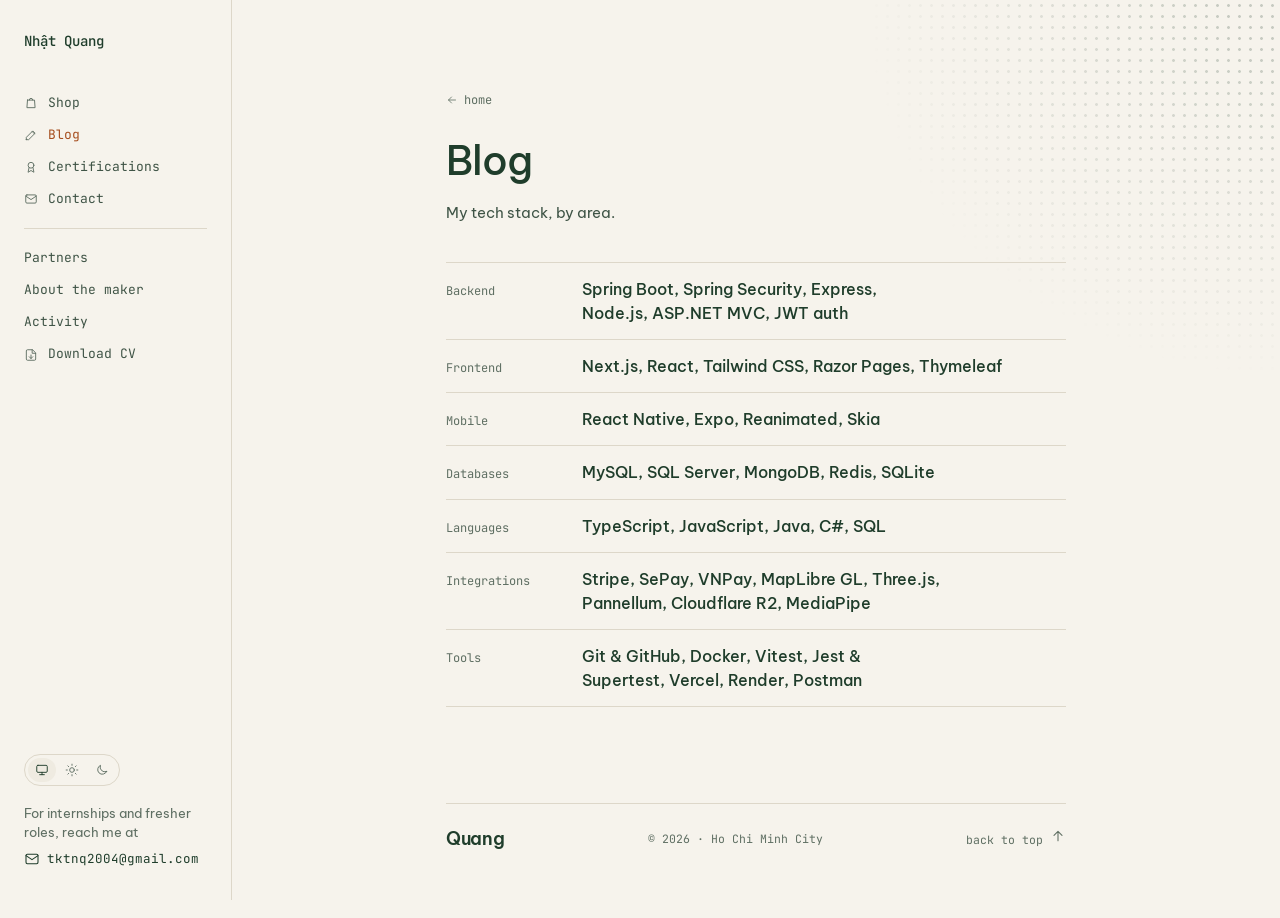
<file: blog.html>
<!doctype html>
<html lang="en">
<head>
  <meta charset="utf-8">
  <meta name="viewport" content="width=device-width, initial-scale=1">
  <title>Blog · Nhật Quang</title>
  <meta name="description" content="My tech stack by area: backend, frontend, databases, languages, integrations and tools.">
  <meta property="og:title" content="Blog · Nhật Quang">
  <meta property="og:description" content="My tech stack by area: backend, frontend, databases, languages, integrations and tools.">
  <meta property="og:type" content="website">
  <meta property="og:image" content="assets/og.png">
  <meta name="theme-color" content="#f6f3ec" media="(prefers-color-scheme: light)">
  <meta name="theme-color" content="#121a15" media="(prefers-color-scheme: dark)">
  <link rel="icon" href="assets/favicon.svg" type="image/svg+xml">
  <link rel="preconnect" href="https://fonts.googleapis.com">
  <link rel="preconnect" href="https://fonts.gstatic.com" crossorigin>
  <link rel="stylesheet" href="https://fonts.googleapis.com/css2?family=Be+Vietnam+Pro:wght@400;500;600&family=JetBrains+Mono:wght@400;500;600&display=swap">
  <script>try { var t = localStorage.getItem('theme'); if (t === 'light' || t === 'dark') document.documentElement.dataset.theme = t; } catch (e) {}</script>
  <link rel="stylesheet" href="styles.css">
</head>
<body>
  <svg width="0" height="0" style="position:absolute" aria-hidden="true">
    <symbol id="i-arrow" viewBox="0 0 24 24"><path d="M5 12h14M13 6l6 6-6 6"/></symbol>
    <symbol id="i-ext" viewBox="0 0 24 24"><path d="M7 17L17 7M8 7h9v9"/></symbol>
    <symbol id="i-up" viewBox="0 0 24 24"><path d="M12 19V5M6 11l6-6 6 6"/></symbol>
    <symbol id="i-bag" viewBox="0 0 24 24"><path d="M6 7h12l1 13H5L6 7z"/><path d="M9 7a3 3 0 0 1 6 0"/></symbol>
    <symbol id="i-pen" viewBox="0 0 24 24"><path d="M4 20h4L19 9l-4-4L4 16v4z"/><path d="M14 6l4 4"/></symbol>
    <symbol id="i-award" viewBox="0 0 24 24"><circle cx="12" cy="9" r="5"/><path d="M8.5 13.5L7 21l5-3 5 3-1.5-7.5"/></symbol>
    <symbol id="i-list" viewBox="0 0 24 24"><rect x="5" y="4" width="14" height="17" rx="2"/><path d="M9 4h6v3H9zM9 11h6M9 15h4"/></symbol>
    <symbol id="i-file" viewBox="0 0 24 24"><path d="M14 3H6a2 2 0 0 0-2 2v14a2 2 0 0 0 2 2h12a2 2 0 0 0 2-2V9z"/><path d="M14 3v6h6M12 12v6M9 15l3 3 3-3"/></symbol>
    <symbol id="i-mail" viewBox="0 0 24 24"><rect x="3" y="5" width="18" height="14" rx="2"/><path d="M3 7l9 6 9-6"/></symbol>
    <symbol id="i-monitor" viewBox="0 0 24 24"><rect x="3" y="4" width="18" height="12" rx="2"/><path d="M8 20h8M12 16v4"/></symbol>
    <symbol id="i-sun" viewBox="0 0 24 24"><circle cx="12" cy="12" r="4"/><path d="M12 2v2M12 20v2M4.9 4.9l1.4 1.4M17.7 17.7l1.4 1.4M2 12h2M20 12h2M4.9 19.1l1.4-1.4M17.7 6.3l1.4-1.4"/></symbol>
    <symbol id="i-moon" viewBox="0 0 24 24"><path d="M20 14.5A8 8 0 0 1 9.5 4a8 8 0 1 0 10.5 10.5Z"/></symbol>
    <symbol id="i-menu" viewBox="0 0 24 24"><path d="M4 7h16M4 12h16M4 17h16"/></symbol>
    <symbol id="i-close" viewBox="0 0 24 24"><path d="M6 6l12 12M18 6L6 18"/></symbol>
    <symbol id="i-plus" viewBox="0 0 24 24"><path d="M12 5v14M5 12h14"/></symbol>
    <symbol id="i-check" viewBox="0 0 24 24"><path d="M5 12l5 5 9-10"/></symbol>
  </svg>

  <a class="skip" href="#main">Skip to content</a>

  <header class="topbar">
    <a href="index.html">Nhật Quang</a>
    <button class="menu-btn" type="button" aria-label="Open menu" aria-expanded="false" aria-controls="side"><svg class="icon" aria-hidden="true"><use href="#i-menu"/></svg></button>
  </header>

  <aside class="side" id="side" aria-label="Site">
    <a class="side-name" href="index.html">Nhật Quang</a>
    <nav aria-label="Main">
      <div class="side-group">
        <a href="shop.html"><svg class="icon" aria-hidden="true"><use href="#i-bag"/></svg>Shop</a>
        <a href="blog.html" aria-current="page"><svg class="icon" aria-hidden="true"><use href="#i-pen"/></svg>Blog</a>
        <a href="certifications.html"><svg class="icon" aria-hidden="true"><use href="#i-award"/></svg>Certifications</a>
        <a href="contact.html"><svg class="icon" aria-hidden="true"><use href="#i-mail"/></svg>Contact</a>
      </div>
      <div class="side-group">
        <a href="index.html#partners">Partners</a>
        <a href="index.html#maker">About the maker</a>
        <a href="index.html#activity">Activity</a>
        <a href="assets/Tran-Khuong-Trung-Nhat-Quang-CV.pdf" download><svg class="icon" aria-hidden="true"><use href="#i-file"/></svg>Download CV</a>
      </div>
    </nav>
    <div class="side-foot">
      <div class="theme" role="group" aria-label="Theme">
        <button type="button" data-theme-set="system" aria-label="Use system theme"><svg class="icon" aria-hidden="true"><use href="#i-monitor"/></svg></button>
        <button type="button" data-theme-set="light" aria-label="Light theme"><svg class="icon" aria-hidden="true"><use href="#i-sun"/></svg></button>
        <button type="button" data-theme-set="dark" aria-label="Dark theme"><svg class="icon" aria-hidden="true"><use href="#i-moon"/></svg></button>
      </div>
      <p class="side-reach">For internships and fresher roles, reach me at</p>
      <a class="side-mail" href="mailto:tktnq2004@gmail.com"><svg class="icon" aria-hidden="true"><use href="#i-mail"/></svg>tktnq2004@gmail.com</a>
    </div>
  </aside>

  <main class="main" id="main">
    <div class="dots dots-tr" aria-hidden="true"></div>
    <div class="col">
      <a class="crumb" href="index.html"><svg class="icon" aria-hidden="true"><use href="#i-arrow"/></svg>home</a>
      <header class="page-head">
        <h1>Blog</h1>
        <p>My tech stack, by area.</p>
      </header>
      <h2 class="sr">Stack</h2>
        <ul class="stack-list">
          <li id="backend"><span class="stack-k">Backend</span><h3>Spring Boot, Spring Security, Express, Node.js, ASP.NET MVC, JWT auth</h3></li>
          <li id="frontend"><span class="stack-k">Frontend</span><h3>Next.js, React, Tailwind CSS, Razor Pages, Thymeleaf</h3></li>
          <li id="mobile"><span class="stack-k">Mobile</span><h3>React Native, Expo, Reanimated, Skia</h3></li>
          <li id="databases"><span class="stack-k">Databases</span><h3>MySQL, SQL Server, MongoDB, Redis, SQLite</h3></li>
          <li id="languages"><span class="stack-k">Languages</span><h3>TypeScript, JavaScript, Java, C#, SQL</h3></li>
          <li id="integrations"><span class="stack-k">Integrations</span><h3>Stripe, SePay, VNPay, MapLibre GL, Three.js, Pannellum, Cloudflare R2, MediaPipe</h3></li>
          <li id="tools"><span class="stack-k">Tools</span><h3>Git &amp; GitHub, Docker, Vitest, Jest &amp; Supertest, Vercel, Render, Postman</h3></li>
        </ul>
      <footer class="foot">
        <b>Quang</b>
        <span>© 2026 · Ho Chi Minh City</span>
        <a href="#main">back to top <svg class="icon" aria-hidden="true"><use href="#i-up"/></svg></a>
      </footer>
    </div>
  </main>

  <script src="script.js"></script>
</body>
</html>
</file>
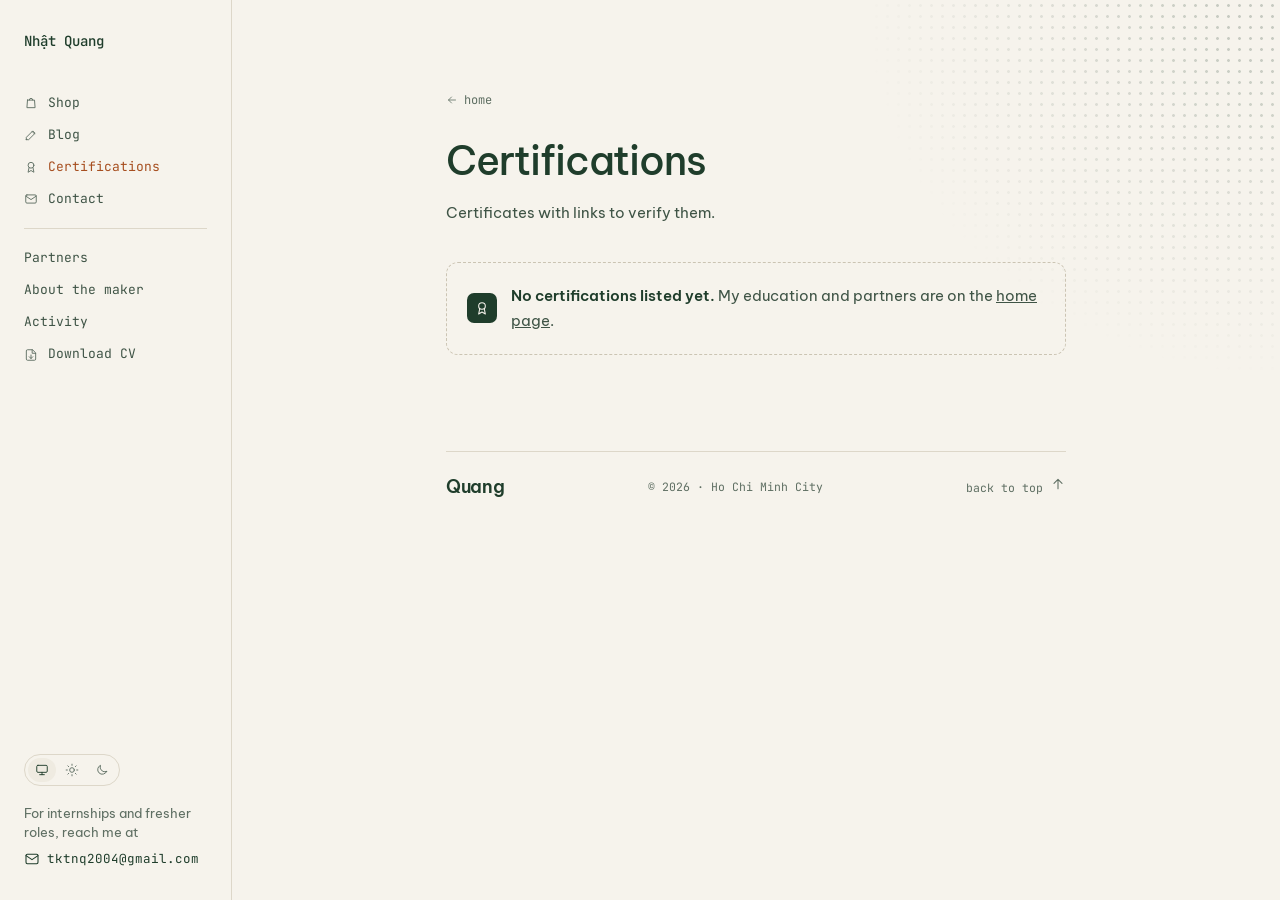
<file: certifications.html>
<!doctype html>
<html lang="en">
<head>
  <meta charset="utf-8">
  <meta name="viewport" content="width=device-width, initial-scale=1">
  <title>Certifications · Nhật Quang</title>
  <meta name="description" content="Certifications with verify links.">
  <meta property="og:title" content="Certifications · Nhật Quang">
  <meta property="og:description" content="Certifications with verify links.">
  <meta property="og:type" content="website">
  <meta property="og:image" content="assets/og.png">
  <meta name="theme-color" content="#f6f3ec" media="(prefers-color-scheme: light)">
  <meta name="theme-color" content="#121a15" media="(prefers-color-scheme: dark)">
  <link rel="icon" href="assets/favicon.svg" type="image/svg+xml">
  <link rel="preconnect" href="https://fonts.googleapis.com">
  <link rel="preconnect" href="https://fonts.gstatic.com" crossorigin>
  <link rel="stylesheet" href="https://fonts.googleapis.com/css2?family=Be+Vietnam+Pro:wght@400;500;600&family=JetBrains+Mono:wght@400;500;600&display=swap">
  <script>try { var t = localStorage.getItem('theme'); if (t === 'light' || t === 'dark') document.documentElement.dataset.theme = t; } catch (e) {}</script>
  <link rel="stylesheet" href="styles.css">
</head>
<body>
  <svg width="0" height="0" style="position:absolute" aria-hidden="true">
    <symbol id="i-arrow" viewBox="0 0 24 24"><path d="M5 12h14M13 6l6 6-6 6"/></symbol>
    <symbol id="i-ext" viewBox="0 0 24 24"><path d="M7 17L17 7M8 7h9v9"/></symbol>
    <symbol id="i-up" viewBox="0 0 24 24"><path d="M12 19V5M6 11l6-6 6 6"/></symbol>
    <symbol id="i-bag" viewBox="0 0 24 24"><path d="M6 7h12l1 13H5L6 7z"/><path d="M9 7a3 3 0 0 1 6 0"/></symbol>
    <symbol id="i-pen" viewBox="0 0 24 24"><path d="M4 20h4L19 9l-4-4L4 16v4z"/><path d="M14 6l4 4"/></symbol>
    <symbol id="i-award" viewBox="0 0 24 24"><circle cx="12" cy="9" r="5"/><path d="M8.5 13.5L7 21l5-3 5 3-1.5-7.5"/></symbol>
    <symbol id="i-list" viewBox="0 0 24 24"><rect x="5" y="4" width="14" height="17" rx="2"/><path d="M9 4h6v3H9zM9 11h6M9 15h4"/></symbol>
    <symbol id="i-file" viewBox="0 0 24 24"><path d="M14 3H6a2 2 0 0 0-2 2v14a2 2 0 0 0 2 2h12a2 2 0 0 0 2-2V9z"/><path d="M14 3v6h6M12 12v6M9 15l3 3 3-3"/></symbol>
    <symbol id="i-mail" viewBox="0 0 24 24"><rect x="3" y="5" width="18" height="14" rx="2"/><path d="M3 7l9 6 9-6"/></symbol>
    <symbol id="i-monitor" viewBox="0 0 24 24"><rect x="3" y="4" width="18" height="12" rx="2"/><path d="M8 20h8M12 16v4"/></symbol>
    <symbol id="i-sun" viewBox="0 0 24 24"><circle cx="12" cy="12" r="4"/><path d="M12 2v2M12 20v2M4.9 4.9l1.4 1.4M17.7 17.7l1.4 1.4M2 12h2M20 12h2M4.9 19.1l1.4-1.4M17.7 6.3l1.4-1.4"/></symbol>
    <symbol id="i-moon" viewBox="0 0 24 24"><path d="M20 14.5A8 8 0 0 1 9.5 4a8 8 0 1 0 10.5 10.5Z"/></symbol>
    <symbol id="i-menu" viewBox="0 0 24 24"><path d="M4 7h16M4 12h16M4 17h16"/></symbol>
    <symbol id="i-close" viewBox="0 0 24 24"><path d="M6 6l12 12M18 6L6 18"/></symbol>
    <symbol id="i-plus" viewBox="0 0 24 24"><path d="M12 5v14M5 12h14"/></symbol>
    <symbol id="i-check" viewBox="0 0 24 24"><path d="M5 12l5 5 9-10"/></symbol>
  </svg>

  <a class="skip" href="#main">Skip to content</a>

  <header class="topbar">
    <a href="index.html">Nhật Quang</a>
    <button class="menu-btn" type="button" aria-label="Open menu" aria-expanded="false" aria-controls="side"><svg class="icon" aria-hidden="true"><use href="#i-menu"/></svg></button>
  </header>

  <aside class="side" id="side" aria-label="Site">
    <a class="side-name" href="index.html">Nhật Quang</a>
    <nav aria-label="Main">
      <div class="side-group">
        <a href="shop.html"><svg class="icon" aria-hidden="true"><use href="#i-bag"/></svg>Shop</a>
        <a href="blog.html"><svg class="icon" aria-hidden="true"><use href="#i-pen"/></svg>Blog</a>
        <a href="certifications.html" aria-current="page"><svg class="icon" aria-hidden="true"><use href="#i-award"/></svg>Certifications</a>
        <a href="contact.html"><svg class="icon" aria-hidden="true"><use href="#i-mail"/></svg>Contact</a>
      </div>
      <div class="side-group">
        <a href="index.html#partners">Partners</a>
        <a href="index.html#maker">About the maker</a>
        <a href="index.html#activity">Activity</a>
        <a href="assets/Tran-Khuong-Trung-Nhat-Quang-CV.pdf" download><svg class="icon" aria-hidden="true"><use href="#i-file"/></svg>Download CV</a>
      </div>
    </nav>
    <div class="side-foot">
      <div class="theme" role="group" aria-label="Theme">
        <button type="button" data-theme-set="system" aria-label="Use system theme"><svg class="icon" aria-hidden="true"><use href="#i-monitor"/></svg></button>
        <button type="button" data-theme-set="light" aria-label="Light theme"><svg class="icon" aria-hidden="true"><use href="#i-sun"/></svg></button>
        <button type="button" data-theme-set="dark" aria-label="Dark theme"><svg class="icon" aria-hidden="true"><use href="#i-moon"/></svg></button>
      </div>
      <p class="side-reach">For internships and fresher roles, reach me at</p>
      <a class="side-mail" href="mailto:tktnq2004@gmail.com"><svg class="icon" aria-hidden="true"><use href="#i-mail"/></svg>tktnq2004@gmail.com</a>
    </div>
  </aside>

  <main class="main" id="main">
    <div class="dots dots-tr" aria-hidden="true"></div>
    <div class="col">
      <a class="crumb" href="index.html"><svg class="icon" aria-hidden="true"><use href="#i-arrow"/></svg>home</a>
      <header class="page-head">
        <h1>Certifications</h1>
        <p>Certificates with links to verify them.</p>
      </header>
      <section data-certs aria-label="Certifications" hidden>
        <div class="certs certs-page"></div>
      </section>
      <div class="empty" data-certs-empty>
        <span class="mono-tile" aria-hidden="true"><svg class="icon" aria-hidden="true"><use href="#i-award"/></svg></span>
        <p><b>No certifications listed yet.</b> My education and partners are on the <a href="index.html#maker">home page</a>.</p>
      </div>
      <footer class="foot">
        <b>Quang</b>
        <span>© 2026 · Ho Chi Minh City</span>
        <a href="#main">back to top <svg class="icon" aria-hidden="true"><use href="#i-up"/></svg></a>
      </footer>
    </div>
  </main>

  <script src="data/certifications.js"></script>
  <script src="script.js"></script>
</body>
</html>
</file>
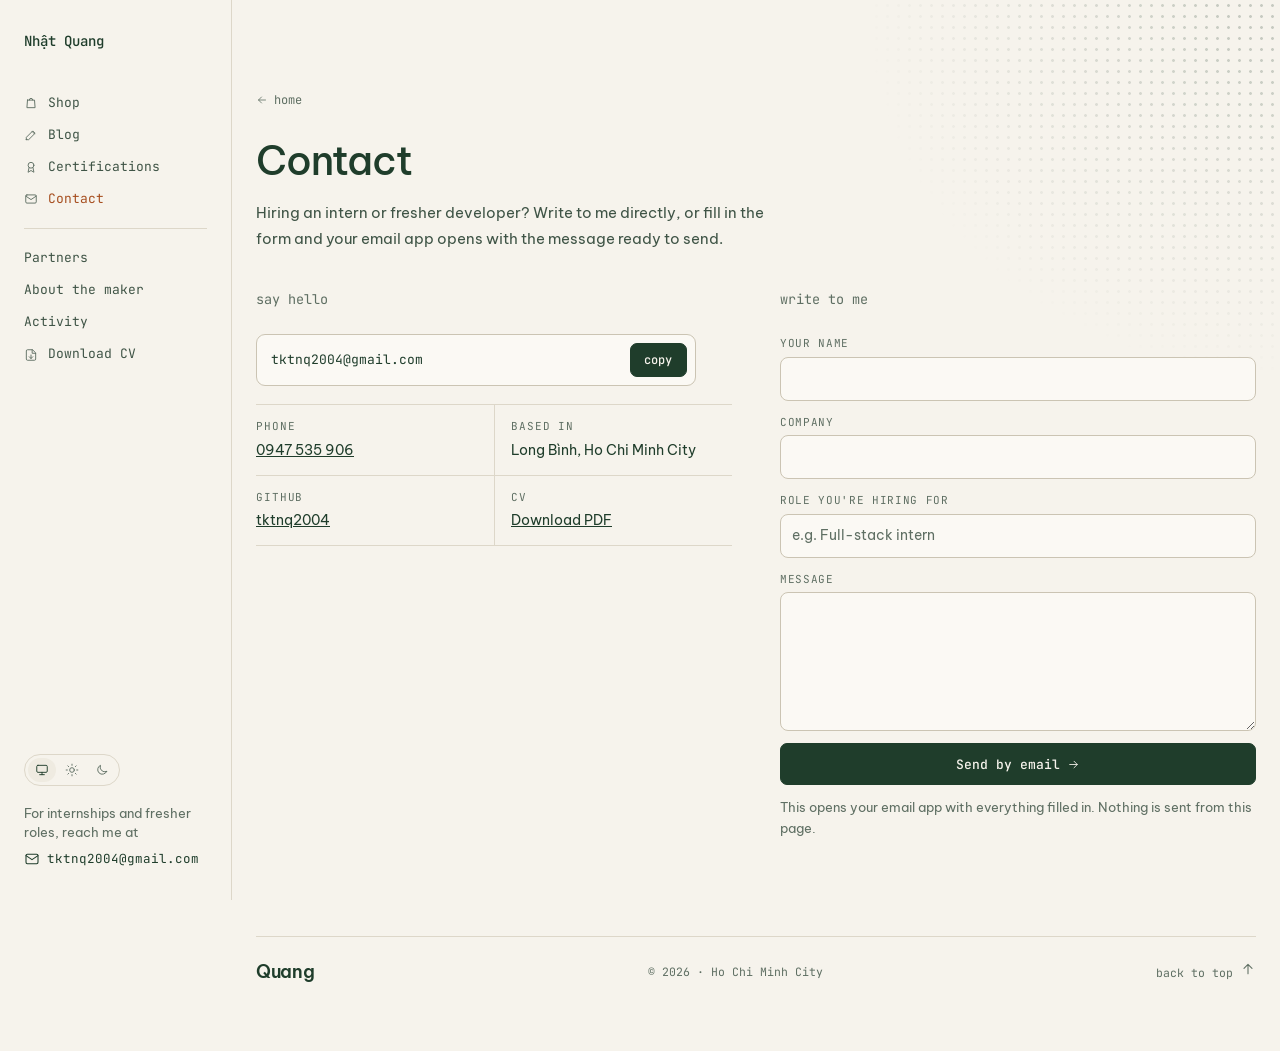
<file: contact.html>
<!doctype html>
<html lang="en">
<head>
  <meta charset="utf-8">
  <meta name="viewport" content="width=device-width, initial-scale=1">
  <title>Contact · Nhật Quang</title>
  <meta name="description" content="Contact Trần Khương Trung Nhật Quang.">
  <meta property="og:title" content="Contact · Nhật Quang">
  <meta property="og:description" content="Contact Trần Khương Trung Nhật Quang.">
  <meta property="og:type" content="website">
  <meta property="og:image" content="assets/og.png">
  <meta name="theme-color" content="#f6f3ec" media="(prefers-color-scheme: light)">
  <meta name="theme-color" content="#121a15" media="(prefers-color-scheme: dark)">
  <link rel="icon" href="assets/favicon.svg" type="image/svg+xml">
  <link rel="preconnect" href="https://fonts.googleapis.com">
  <link rel="preconnect" href="https://fonts.gstatic.com" crossorigin>
  <link rel="stylesheet" href="https://fonts.googleapis.com/css2?family=Be+Vietnam+Pro:wght@400;500;600&family=JetBrains+Mono:wght@400;500;600&display=swap">
  <script>try { var t = localStorage.getItem('theme'); if (t === 'light' || t === 'dark') document.documentElement.dataset.theme = t; } catch (e) {}</script>
  <link rel="stylesheet" href="styles.css">
</head>
<body>
  <svg width="0" height="0" style="position:absolute" aria-hidden="true">
    <symbol id="i-arrow" viewBox="0 0 24 24"><path d="M5 12h14M13 6l6 6-6 6"/></symbol>
    <symbol id="i-ext" viewBox="0 0 24 24"><path d="M7 17L17 7M8 7h9v9"/></symbol>
    <symbol id="i-up" viewBox="0 0 24 24"><path d="M12 19V5M6 11l6-6 6 6"/></symbol>
    <symbol id="i-bag" viewBox="0 0 24 24"><path d="M6 7h12l1 13H5L6 7z"/><path d="M9 7a3 3 0 0 1 6 0"/></symbol>
    <symbol id="i-pen" viewBox="0 0 24 24"><path d="M4 20h4L19 9l-4-4L4 16v4z"/><path d="M14 6l4 4"/></symbol>
    <symbol id="i-award" viewBox="0 0 24 24"><circle cx="12" cy="9" r="5"/><path d="M8.5 13.5L7 21l5-3 5 3-1.5-7.5"/></symbol>
    <symbol id="i-list" viewBox="0 0 24 24"><rect x="5" y="4" width="14" height="17" rx="2"/><path d="M9 4h6v3H9zM9 11h6M9 15h4"/></symbol>
    <symbol id="i-file" viewBox="0 0 24 24"><path d="M14 3H6a2 2 0 0 0-2 2v14a2 2 0 0 0 2 2h12a2 2 0 0 0 2-2V9z"/><path d="M14 3v6h6M12 12v6M9 15l3 3 3-3"/></symbol>
    <symbol id="i-mail" viewBox="0 0 24 24"><rect x="3" y="5" width="18" height="14" rx="2"/><path d="M3 7l9 6 9-6"/></symbol>
    <symbol id="i-monitor" viewBox="0 0 24 24"><rect x="3" y="4" width="18" height="12" rx="2"/><path d="M8 20h8M12 16v4"/></symbol>
    <symbol id="i-sun" viewBox="0 0 24 24"><circle cx="12" cy="12" r="4"/><path d="M12 2v2M12 20v2M4.9 4.9l1.4 1.4M17.7 17.7l1.4 1.4M2 12h2M20 12h2M4.9 19.1l1.4-1.4M17.7 6.3l1.4-1.4"/></symbol>
    <symbol id="i-moon" viewBox="0 0 24 24"><path d="M20 14.5A8 8 0 0 1 9.5 4a8 8 0 1 0 10.5 10.5Z"/></symbol>
    <symbol id="i-menu" viewBox="0 0 24 24"><path d="M4 7h16M4 12h16M4 17h16"/></symbol>
    <symbol id="i-close" viewBox="0 0 24 24"><path d="M6 6l12 12M18 6L6 18"/></symbol>
    <symbol id="i-plus" viewBox="0 0 24 24"><path d="M12 5v14M5 12h14"/></symbol>
    <symbol id="i-check" viewBox="0 0 24 24"><path d="M5 12l5 5 9-10"/></symbol>
  </svg>

  <a class="skip" href="#main">Skip to content</a>

  <header class="topbar">
    <a href="index.html">Nhật Quang</a>
    <button class="menu-btn" type="button" aria-label="Open menu" aria-expanded="false" aria-controls="side"><svg class="icon" aria-hidden="true"><use href="#i-menu"/></svg></button>
  </header>

  <aside class="side" id="side" aria-label="Site">
    <a class="side-name" href="index.html">Nhật Quang</a>
    <nav aria-label="Main">
      <div class="side-group">
        <a href="shop.html"><svg class="icon" aria-hidden="true"><use href="#i-bag"/></svg>Shop</a>
        <a href="blog.html"><svg class="icon" aria-hidden="true"><use href="#i-pen"/></svg>Blog</a>
        <a href="certifications.html"><svg class="icon" aria-hidden="true"><use href="#i-award"/></svg>Certifications</a>
        <a href="contact.html" aria-current="page"><svg class="icon" aria-hidden="true"><use href="#i-mail"/></svg>Contact</a>
      </div>
      <div class="side-group">
        <a href="index.html#partners">Partners</a>
        <a href="index.html#maker">About the maker</a>
        <a href="index.html#activity">Activity</a>
        <a href="assets/Tran-Khuong-Trung-Nhat-Quang-CV.pdf" download><svg class="icon" aria-hidden="true"><use href="#i-file"/></svg>Download CV</a>
      </div>
    </nav>
    <div class="side-foot">
      <div class="theme" role="group" aria-label="Theme">
        <button type="button" data-theme-set="system" aria-label="Use system theme"><svg class="icon" aria-hidden="true"><use href="#i-monitor"/></svg></button>
        <button type="button" data-theme-set="light" aria-label="Light theme"><svg class="icon" aria-hidden="true"><use href="#i-sun"/></svg></button>
        <button type="button" data-theme-set="dark" aria-label="Dark theme"><svg class="icon" aria-hidden="true"><use href="#i-moon"/></svg></button>
      </div>
      <p class="side-reach">For internships and fresher roles, reach me at</p>
      <a class="side-mail" href="mailto:tktnq2004@gmail.com"><svg class="icon" aria-hidden="true"><use href="#i-mail"/></svg>tktnq2004@gmail.com</a>
    </div>
  </aside>

  <main class="main" id="main">
    <div class="dots dots-tr" aria-hidden="true"></div>
    <div class="col wide">
      <a class="crumb" href="index.html"><svg class="icon" aria-hidden="true"><use href="#i-arrow"/></svg>home</a>
      <header class="page-head">
        <h1>Contact</h1>
        <p>Hiring an intern or fresher developer? Write to me directly, or fill in the form and your email app opens with the message ready to send.</p>
      </header>
      <div class="contact-grid">
        <section aria-labelledby="h-direct">
          <div class="sec-head"><h2 id="h-direct" class="plain">say hello</h2></div>
          <div class="mailbox">
            <span>tktnq2004@gmail.com</span>
            <button class="btn btn-ink" type="button" data-copy="tktnq2004@gmail.com">copy</button>
          </div>
          <dl class="case-facts contact-facts">
            <div><dt>Phone</dt><dd><a href="tel:+84947535906">0947 535 906</a></dd></div>
            <div><dt>Based in</dt><dd>Long Bình, Ho Chi Minh City</dd></div>
            <div><dt>GitHub</dt><dd><a href="https://github.com/tktnq2004" rel="me noopener">tktnq2004</a></dd></div>
            <div><dt>CV</dt><dd><a href="assets/Tran-Khuong-Trung-Nhat-Quang-CV.pdf" download>Download PDF</a></dd></div>
          </dl>
        </section>
        <section id="message" aria-labelledby="h-msg">
          <div class="sec-head"><h2 id="h-msg" class="plain">write to me</h2></div>
          <form class="contact-form" data-contact-form novalidate>
            <label>Your name<input name="name" autocomplete="name"></label>
            <label>Company<input name="company" autocomplete="organization"></label>
            <label>Role you're hiring for<input name="role" placeholder="e.g. Full-stack intern"></label>
            <label>Message<textarea name="message" rows="5"></textarea></label>
            <button class="btn btn-ink btn-lg" type="submit">Send by email <svg class="icon" aria-hidden="true"><use href="#i-arrow"/></svg></button>
            <p class="form-note">This opens your email app with everything filled in. Nothing is sent from this page.</p>
          </form>
        </section>
      </div>
      <footer class="foot">
        <b>Quang</b>
        <span>© 2026 · Ho Chi Minh City</span>
        <a href="#main">back to top <svg class="icon" aria-hidden="true"><use href="#i-up"/></svg></a>
      </footer>
    </div>
  </main>

  <script src="script.js"></script>
</body>
</html>
</file>
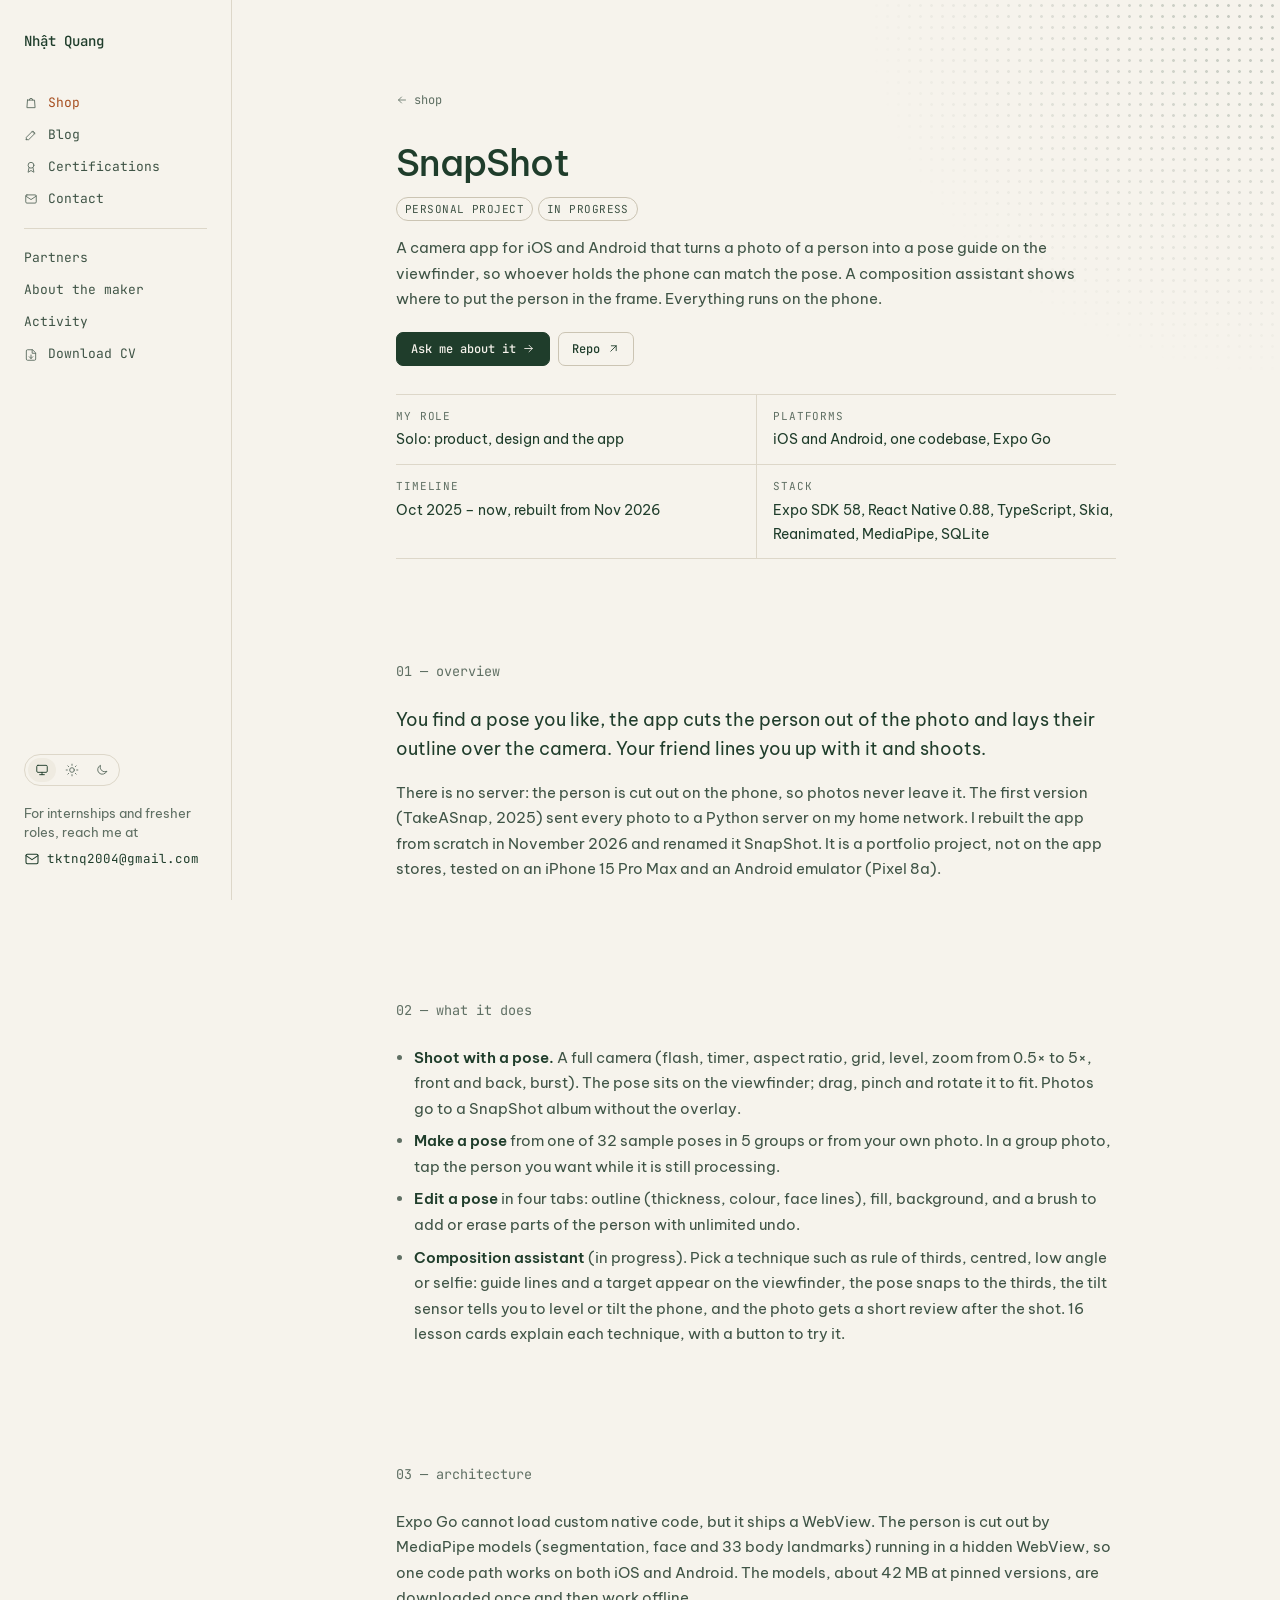
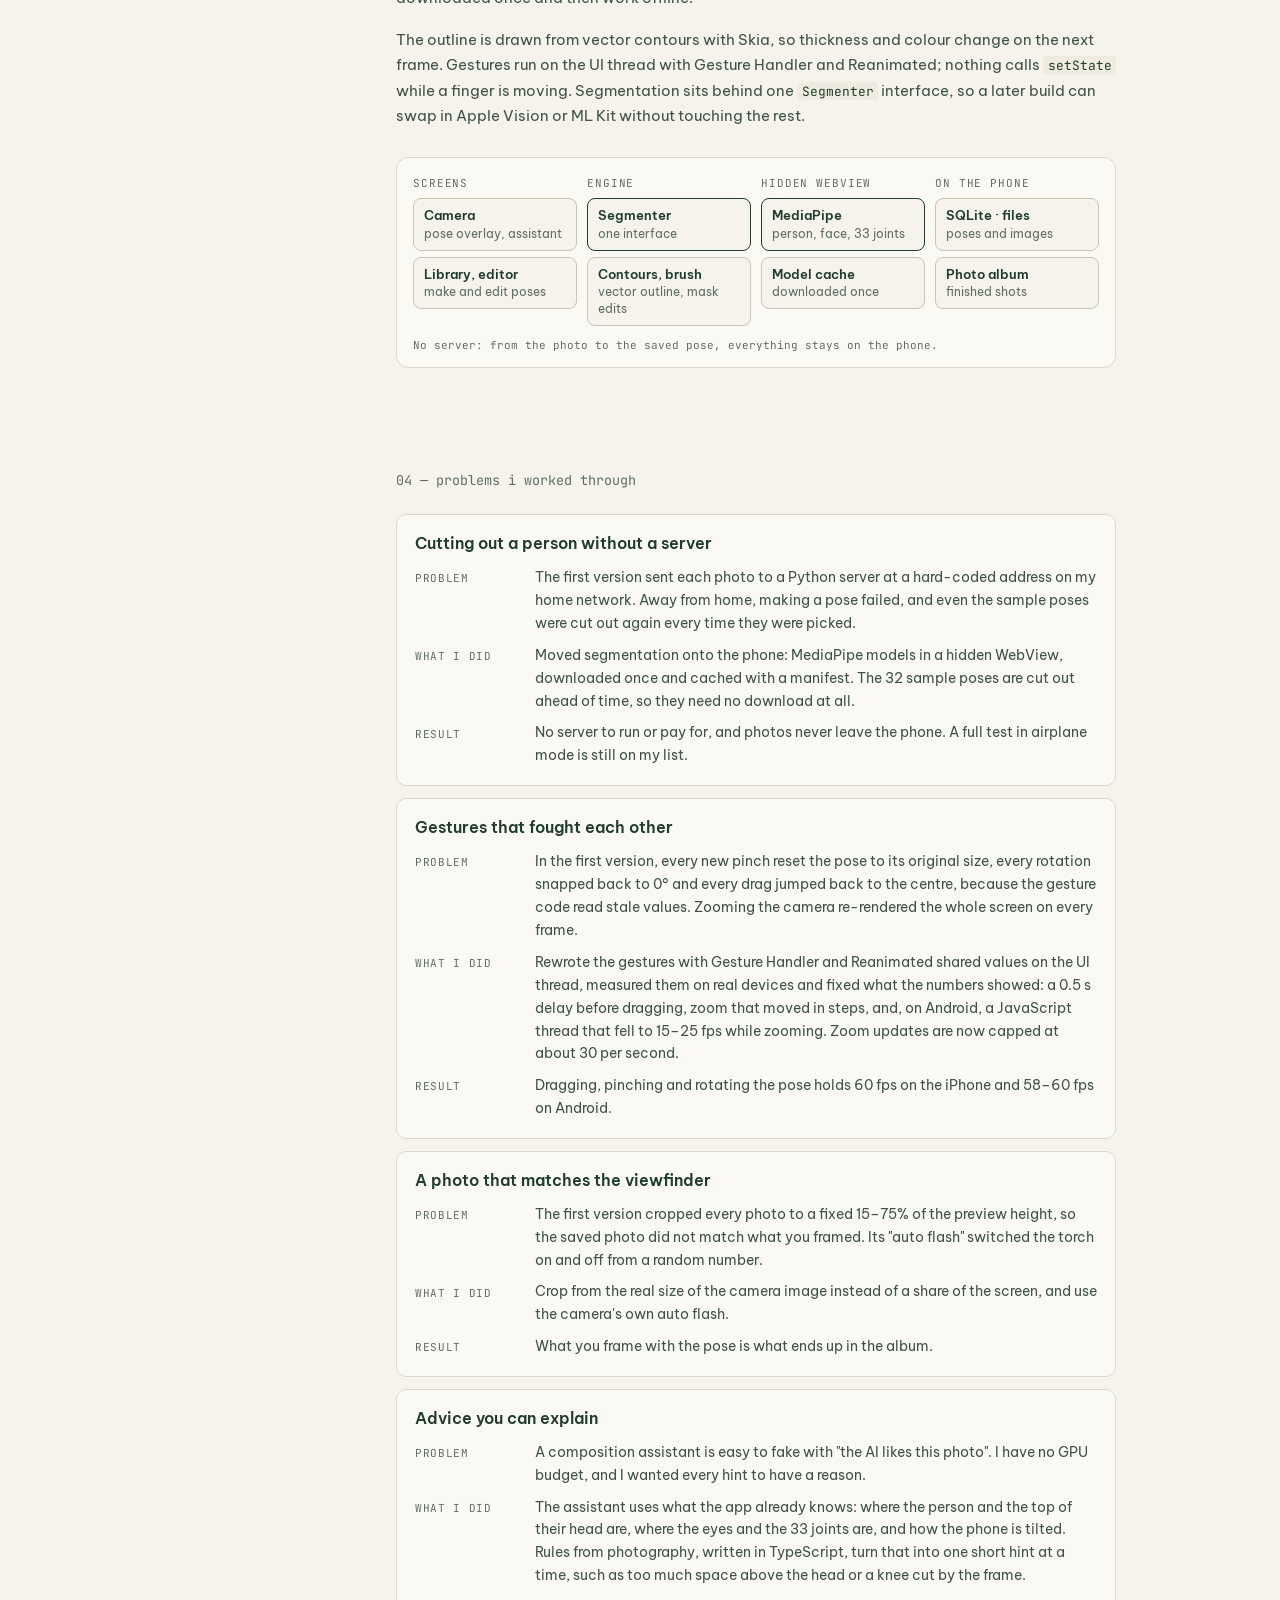
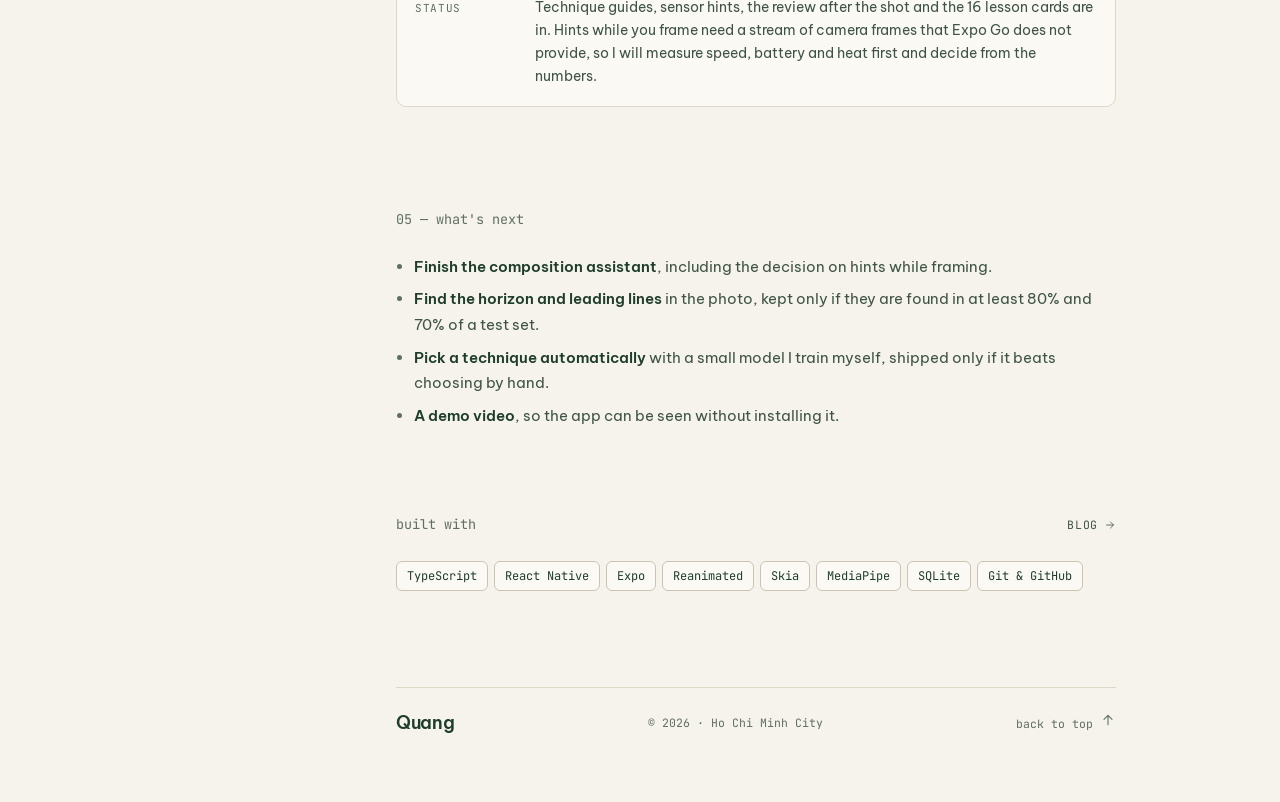
<file: shop-snapshot.html>
<!doctype html>
<html lang="en">
<head>
  <meta charset="utf-8">
  <meta name="viewport" content="width=device-width, initial-scale=1">
  <title>SnapShot · Shop · Nhật Quang</title>
  <meta name="description" content="A camera app for iOS and Android that turns a photo of a person into a pose guide on the viewfinder, with a composition assistant. Runs entirely on the phone.">
  <meta property="og:title" content="SnapShot · Shop · Nhật Quang">
  <meta property="og:description" content="A camera app for iOS and Android that turns a photo of a person into a pose guide on the viewfinder, with a composition assistant. Runs entirely on the phone.">
  <meta property="og:type" content="website">
  <meta property="og:image" content="assets/og.png">
  <meta name="theme-color" content="#f6f3ec" media="(prefers-color-scheme: light)">
  <meta name="theme-color" content="#121a15" media="(prefers-color-scheme: dark)">
  <link rel="icon" href="assets/favicon.svg" type="image/svg+xml">
  <link rel="preconnect" href="https://fonts.googleapis.com">
  <link rel="preconnect" href="https://fonts.gstatic.com" crossorigin>
  <link rel="stylesheet" href="https://fonts.googleapis.com/css2?family=Be+Vietnam+Pro:wght@400;500;600&family=JetBrains+Mono:wght@400;500;600&display=swap">
  <script>try { var t = localStorage.getItem('theme'); if (t === 'light' || t === 'dark') document.documentElement.dataset.theme = t; } catch (e) {}</script>
  <link rel="stylesheet" href="styles.css">
</head>
<body>
  <svg width="0" height="0" style="position:absolute" aria-hidden="true">
    <symbol id="i-arrow" viewBox="0 0 24 24"><path d="M5 12h14M13 6l6 6-6 6"/></symbol>
    <symbol id="i-ext" viewBox="0 0 24 24"><path d="M7 17L17 7M8 7h9v9"/></symbol>
    <symbol id="i-up" viewBox="0 0 24 24"><path d="M12 19V5M6 11l6-6 6 6"/></symbol>
    <symbol id="i-bag" viewBox="0 0 24 24"><path d="M6 7h12l1 13H5L6 7z"/><path d="M9 7a3 3 0 0 1 6 0"/></symbol>
    <symbol id="i-pen" viewBox="0 0 24 24"><path d="M4 20h4L19 9l-4-4L4 16v4z"/><path d="M14 6l4 4"/></symbol>
    <symbol id="i-award" viewBox="0 0 24 24"><circle cx="12" cy="9" r="5"/><path d="M8.5 13.5L7 21l5-3 5 3-1.5-7.5"/></symbol>
    <symbol id="i-list" viewBox="0 0 24 24"><rect x="5" y="4" width="14" height="17" rx="2"/><path d="M9 4h6v3H9zM9 11h6M9 15h4"/></symbol>
    <symbol id="i-file" viewBox="0 0 24 24"><path d="M14 3H6a2 2 0 0 0-2 2v14a2 2 0 0 0 2 2h12a2 2 0 0 0 2-2V9z"/><path d="M14 3v6h6M12 12v6M9 15l3 3 3-3"/></symbol>
    <symbol id="i-mail" viewBox="0 0 24 24"><rect x="3" y="5" width="18" height="14" rx="2"/><path d="M3 7l9 6 9-6"/></symbol>
    <symbol id="i-monitor" viewBox="0 0 24 24"><rect x="3" y="4" width="18" height="12" rx="2"/><path d="M8 20h8M12 16v4"/></symbol>
    <symbol id="i-sun" viewBox="0 0 24 24"><circle cx="12" cy="12" r="4"/><path d="M12 2v2M12 20v2M4.9 4.9l1.4 1.4M17.7 17.7l1.4 1.4M2 12h2M20 12h2M4.9 19.1l1.4-1.4M17.7 6.3l1.4-1.4"/></symbol>
    <symbol id="i-moon" viewBox="0 0 24 24"><path d="M20 14.5A8 8 0 0 1 9.5 4a8 8 0 1 0 10.5 10.5Z"/></symbol>
    <symbol id="i-menu" viewBox="0 0 24 24"><path d="M4 7h16M4 12h16M4 17h16"/></symbol>
    <symbol id="i-close" viewBox="0 0 24 24"><path d="M6 6l12 12M18 6L6 18"/></symbol>
    <symbol id="i-plus" viewBox="0 0 24 24"><path d="M12 5v14M5 12h14"/></symbol>
    <symbol id="i-check" viewBox="0 0 24 24"><path d="M5 12l5 5 9-10"/></symbol>
  </svg>

  <a class="skip" href="#main">Skip to content</a>

  <header class="topbar">
    <a href="index.html">Nhật Quang</a>
    <button class="menu-btn" type="button" aria-label="Open menu" aria-expanded="false" aria-controls="side"><svg class="icon" aria-hidden="true"><use href="#i-menu"/></svg></button>
  </header>

  <aside class="side" id="side" aria-label="Site">
    <a class="side-name" href="index.html">Nhật Quang</a>
    <nav aria-label="Main">
      <div class="side-group">
        <a href="shop.html" aria-current="page"><svg class="icon" aria-hidden="true"><use href="#i-bag"/></svg>Shop</a>
        <a href="blog.html"><svg class="icon" aria-hidden="true"><use href="#i-pen"/></svg>Blog</a>
        <a href="certifications.html"><svg class="icon" aria-hidden="true"><use href="#i-award"/></svg>Certifications</a>
        <a href="contact.html"><svg class="icon" aria-hidden="true"><use href="#i-mail"/></svg>Contact</a>
      </div>
      <div class="side-group">
        <a href="index.html#partners">Partners</a>
        <a href="index.html#maker">About the maker</a>
        <a href="index.html#activity">Activity</a>
        <a href="assets/Tran-Khuong-Trung-Nhat-Quang-CV.pdf" download><svg class="icon" aria-hidden="true"><use href="#i-file"/></svg>Download CV</a>
      </div>
    </nav>
    <div class="side-foot">
      <div class="theme" role="group" aria-label="Theme">
        <button type="button" data-theme-set="system" aria-label="Use system theme"><svg class="icon" aria-hidden="true"><use href="#i-monitor"/></svg></button>
        <button type="button" data-theme-set="light" aria-label="Light theme"><svg class="icon" aria-hidden="true"><use href="#i-sun"/></svg></button>
        <button type="button" data-theme-set="dark" aria-label="Dark theme"><svg class="icon" aria-hidden="true"><use href="#i-moon"/></svg></button>
      </div>
      <p class="side-reach">For internships and fresher roles, reach me at</p>
      <a class="side-mail" href="mailto:tktnq2004@gmail.com"><svg class="icon" aria-hidden="true"><use href="#i-mail"/></svg>tktnq2004@gmail.com</a>
    </div>
  </aside>

  <main class="main" id="main">
    <div class="dots dots-tr" aria-hidden="true"></div>
    <div class="col col-post">
      <a class="crumb" href="shop.html"><svg class="icon" aria-hidden="true"><use href="#i-arrow"/></svg>shop</a>
      <header class="post-head">
        <h1>SnapShot</h1>
        <ul class="tags after-title"><li>Personal project</li><li>In progress</li></ul>
        <p class="lead">A camera app for iOS and Android that turns a photo of a person into a pose guide on the viewfinder, so whoever holds the phone can match the pose. A composition assistant shows where to put the person in the frame. Everything runs on the phone.</p>
        <div class="buy-actions">
          <a class="btn btn-ink" href="contact.html">Ask me about it <svg class="icon" aria-hidden="true"><use href="#i-arrow"/></svg></a>
          <a class="btn btn-line" href="https://github.com/tktnq2004/TakeASnap/tree/rebuild" rel="noopener">Repo <svg class="icon" aria-hidden="true"><use href="#i-ext"/></svg></a>
        </div>
      </header>
      <dl class="case-facts"><div><dt>My role</dt><dd>Solo: product, design and the app</dd></div><div><dt>Platforms</dt><dd>iOS and Android, one codebase, Expo Go</dd></div><div><dt>Timeline</dt><dd>Oct 2025 – now, rebuilt from Nov 2026</dd></div><div><dt>Stack</dt><dd>Expo SDK 58, React Native 0.88, TypeScript, Skia, Reanimated, MediaPipe, SQLite</dd></div></dl>
      <div class="sections">
      <section class="sec" id="s-overview" aria-labelledby="s-overview-h">
        <div class="sec-head"><h2 id="s-overview-h">overview</h2></div>
        <div class="case-content">
          <p class="big">You find a pose you like, the app cuts the person out of the photo and lays their outline over the camera. Your friend lines you up with it and shoots.</p>
          <p>There is no server: the person is cut out on the phone, so photos never leave it. The first version (TakeASnap, 2025) sent every photo to a Python server on my home network. I rebuilt the app from scratch in November 2026 and renamed it SnapShot. It is a portfolio project, not on the app stores, tested on an iPhone 15 Pro Max and an Android emulator (Pixel 8a).</p>
        </div>
      </section>
      <section class="sec" id="s-what-it-does" aria-labelledby="s-what-it-does-h">
        <div class="sec-head"><h2 id="s-what-it-does-h">what it does</h2></div>
        <div class="case-content">
          <ul>
            <li><strong>Shoot with a pose.</strong> A full camera (flash, timer, aspect ratio, grid, level, zoom from 0.5× to 5×, front and back, burst). The pose sits on the viewfinder; drag, pinch and rotate it to fit. Photos go to a SnapShot album without the overlay.</li>
            <li><strong>Make a pose</strong> from one of 32 sample poses in 5 groups or from your own photo. In a group photo, tap the person you want while it is still processing.</li>
            <li><strong>Edit a pose</strong> in four tabs: outline (thickness, colour, face lines), fill, background, and a brush to add or erase parts of the person with unlimited undo.</li>
            <li><strong>Composition assistant</strong> (in progress). Pick a technique such as rule of thirds, centred, low angle or selfie: guide lines and a target appear on the viewfinder, the pose snaps to the thirds, the tilt sensor tells you to level or tilt the phone, and the photo gets a short review after the shot. 16 lesson cards explain each technique, with a button to try it.</li>
          </ul>
        </div>
      </section>
      <section class="sec" id="s-architecture" aria-labelledby="s-architecture-h">
        <div class="sec-head"><h2 id="s-architecture-h">architecture</h2></div>
        <div class="case-content">
          <p>Expo Go cannot load custom native code, but it ships a WebView. The person is cut out by MediaPipe models (segmentation, face and 33 body landmarks) running in a hidden WebView, so one code path works on both iOS and Android. The models, about 42 MB at pinned versions, are downloaded once and then work offline.</p>
          <p>The outline is drawn from vector contours with Skia, so thickness and colour change on the next frame. Gestures run on the UI thread with Gesture Handler and Reanimated; nothing calls <code>setState</code> while a finger is moving. Segmentation sits behind one <code>Segmenter</code> interface, so a later build can swap in Apple Vision or ML Kit without touching the rest.</p>
          <figure class="figure">
          <div class="arch" role="img" aria-label="Screens call the engine, which sends the photo to MediaPipe models in a hidden WebView and stores poses on the device in SQLite and files.">
            <div class="arch-col"><span class="arch-label">Screens</span><div class="node"><b>Camera</b><span>pose overlay, assistant</span></div><div class="node"><b>Library, editor</b><span>make and edit poses</span></div></div>
            <div class="arch-col"><span class="arch-label">Engine</span><div class="node key"><b>Segmenter</b><span>one interface</span></div><div class="node"><b>Contours, brush</b><span>vector outline, mask edits</span></div></div>
            <div class="arch-col"><span class="arch-label">Hidden WebView</span><div class="node key"><b>MediaPipe</b><span>person, face, 33 joints</span></div><div class="node"><b>Model cache</b><span>downloaded once</span></div></div>
            <div class="arch-col"><span class="arch-label">On the phone</span><div class="node"><b>SQLite · files</b><span>poses and images</span></div><div class="node"><b>Photo album</b><span>finished shots</span></div></div>
          </div>
            <figcaption>No server: from the photo to the saved pose, everything stays on the phone.</figcaption>
          </figure>
        </div>
      </section>
      <section class="sec" id="s-problems-i-worked-through" aria-labelledby="s-problems-i-worked-through-h">
        <div class="sec-head"><h2 id="s-problems-i-worked-through-h">problems i worked through</h2></div>
        <div class="case-content">
          <article class="story"><h3>Cutting out a person without a server</h3><dl><dt>Problem</dt><dd>The first version sent each photo to a Python server at a hard-coded address on my home network. Away from home, making a pose failed, and even the sample poses were cut out again every time they were picked.</dd><dt>What I did</dt><dd>Moved segmentation onto the phone: MediaPipe models in a hidden WebView, downloaded once and cached with a manifest. The 32 sample poses are cut out ahead of time, so they need no download at all.</dd><dt>Result</dt><dd>No server to run or pay for, and photos never leave the phone. A full test in airplane mode is still on my list.</dd></dl></article>
          <article class="story"><h3>Gestures that fought each other</h3><dl><dt>Problem</dt><dd>In the first version, every new pinch reset the pose to its original size, every rotation snapped back to 0° and every drag jumped back to the centre, because the gesture code read stale values. Zooming the camera re-rendered the whole screen on every frame.</dd><dt>What I did</dt><dd>Rewrote the gestures with Gesture Handler and Reanimated shared values on the UI thread, measured them on real devices and fixed what the numbers showed: a 0.5 s delay before dragging, zoom that moved in steps, and, on Android, a JavaScript thread that fell to 15–25 fps while zooming. Zoom updates are now capped at about 30 per second.</dd><dt>Result</dt><dd>Dragging, pinching and rotating the pose holds 60 fps on the iPhone and 58–60 fps on Android.</dd></dl></article>
          <article class="story"><h3>A photo that matches the viewfinder</h3><dl><dt>Problem</dt><dd>The first version cropped every photo to a fixed 15–75% of the preview height, so the saved photo did not match what you framed. Its "auto flash" switched the torch on and off from a random number.</dd><dt>What I did</dt><dd>Crop from the real size of the camera image instead of a share of the screen, and use the camera's own auto flash.</dd><dt>Result</dt><dd>What you frame with the pose is what ends up in the album.</dd></dl></article>
          <article class="story"><h3>Advice you can explain</h3><dl><dt>Problem</dt><dd>A composition assistant is easy to fake with "the AI likes this photo". I have no GPU budget, and I wanted every hint to have a reason.</dd><dt>What I did</dt><dd>The assistant uses what the app already knows: where the person and the top of their head are, where the eyes and the 33 joints are, and how the phone is tilted. Rules from photography, written in TypeScript, turn that into one short hint at a time, such as too much space above the head or a knee cut by the frame.</dd><dt>Status</dt><dd>Technique guides, sensor hints, the review after the shot and the 16 lesson cards are in. Hints while you frame need a stream of camera frames that Expo Go does not provide, so I will measure speed, battery and heat first and decide from the numbers.</dd></dl></article>
        </div>
      </section>
      <section class="sec" id="s-what-s-next" aria-labelledby="s-what-s-next-h">
        <div class="sec-head"><h2 id="s-what-s-next-h">what's next</h2></div>
        <div class="case-content">
          <ul>
            <li><strong>Finish the composition assistant</strong>, including the decision on hints while framing.</li>
            <li><strong>Find the horizon and leading lines</strong> in the photo, kept only if they are found in at least 80% and 70% of a test set.</li>
            <li><strong>Pick a technique automatically</strong> with a small model I train myself, shipped only if it beats choosing by hand.</li>
            <li><strong>A demo video</strong>, so the app can be seen without installing it.</li>
          </ul>
        </div>
      </section>
      </div>
      <section class="post-skills" aria-labelledby="h-used">
        <div class="sec-head"><h2 id="h-used" class="plain">built with</h2><a class="sec-more" href="blog.html">blog <svg class="icon" aria-hidden="true"><use href="#i-arrow"/></svg></a></div>
        <ul class="chips"><li><a href="blog.html#languages">TypeScript</a></li><li><a href="blog.html#mobile">React Native</a></li><li><a href="blog.html#mobile">Expo</a></li><li><a href="blog.html#mobile">Reanimated</a></li><li><a href="blog.html#mobile">Skia</a></li><li><a href="blog.html#integrations">MediaPipe</a></li><li><a href="blog.html#databases">SQLite</a></li><li><a href="blog.html#tools">Git &amp; GitHub</a></li></ul>
      </section>
      <footer class="foot">
        <b>Quang</b>
        <span>© 2026 · Ho Chi Minh City</span>
        <a href="#main">back to top <svg class="icon" aria-hidden="true"><use href="#i-up"/></svg></a>
      </footer>
    </div>
  </main>

  <script src="script.js"></script>
</body>
</html>
</file>
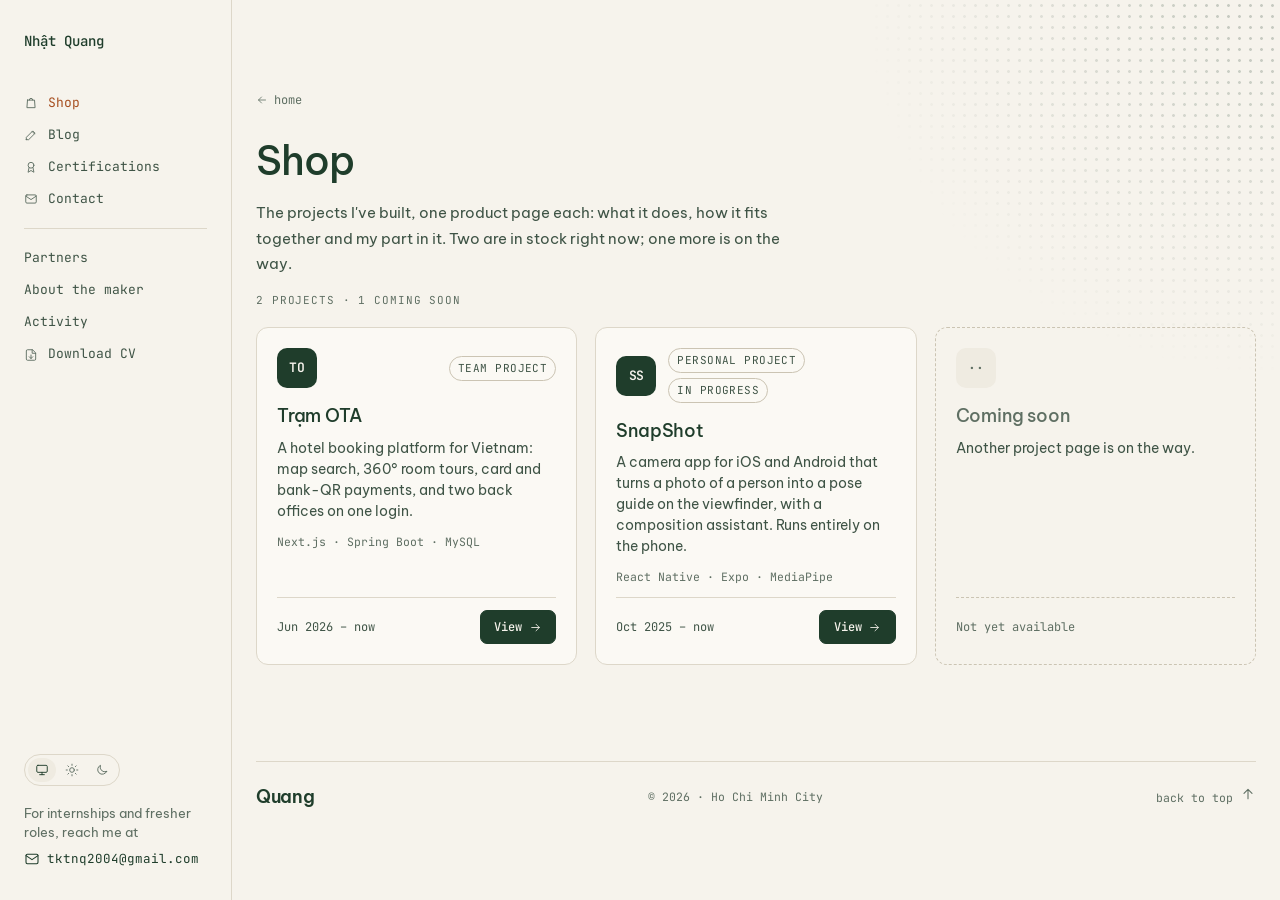
<file: shop.html>
<!doctype html>
<html lang="en">
<head>
  <meta charset="utf-8">
  <meta name="viewport" content="width=device-width, initial-scale=1">
  <title>Shop · Nhật Quang</title>
  <meta name="description" content="Projects by Trần Khương Trung Nhật Quang: Trạm OTA, with more coming soon.">
  <meta property="og:title" content="Shop · Nhật Quang">
  <meta property="og:description" content="Projects by Trần Khương Trung Nhật Quang: Trạm OTA, with more coming soon.">
  <meta property="og:type" content="website">
  <meta property="og:image" content="assets/og.png">
  <meta name="theme-color" content="#f6f3ec" media="(prefers-color-scheme: light)">
  <meta name="theme-color" content="#121a15" media="(prefers-color-scheme: dark)">
  <link rel="icon" href="assets/favicon.svg" type="image/svg+xml">
  <link rel="preconnect" href="https://fonts.googleapis.com">
  <link rel="preconnect" href="https://fonts.gstatic.com" crossorigin>
  <link rel="stylesheet" href="https://fonts.googleapis.com/css2?family=Be+Vietnam+Pro:wght@400;500;600&family=JetBrains+Mono:wght@400;500;600&display=swap">
  <script>try { var t = localStorage.getItem('theme'); if (t === 'light' || t === 'dark') document.documentElement.dataset.theme = t; } catch (e) {}</script>
  <link rel="stylesheet" href="styles.css">
</head>
<body>
  <svg width="0" height="0" style="position:absolute" aria-hidden="true">
    <symbol id="i-arrow" viewBox="0 0 24 24"><path d="M5 12h14M13 6l6 6-6 6"/></symbol>
    <symbol id="i-ext" viewBox="0 0 24 24"><path d="M7 17L17 7M8 7h9v9"/></symbol>
    <symbol id="i-up" viewBox="0 0 24 24"><path d="M12 19V5M6 11l6-6 6 6"/></symbol>
    <symbol id="i-bag" viewBox="0 0 24 24"><path d="M6 7h12l1 13H5L6 7z"/><path d="M9 7a3 3 0 0 1 6 0"/></symbol>
    <symbol id="i-pen" viewBox="0 0 24 24"><path d="M4 20h4L19 9l-4-4L4 16v4z"/><path d="M14 6l4 4"/></symbol>
    <symbol id="i-award" viewBox="0 0 24 24"><circle cx="12" cy="9" r="5"/><path d="M8.5 13.5L7 21l5-3 5 3-1.5-7.5"/></symbol>
    <symbol id="i-list" viewBox="0 0 24 24"><rect x="5" y="4" width="14" height="17" rx="2"/><path d="M9 4h6v3H9zM9 11h6M9 15h4"/></symbol>
    <symbol id="i-file" viewBox="0 0 24 24"><path d="M14 3H6a2 2 0 0 0-2 2v14a2 2 0 0 0 2 2h12a2 2 0 0 0 2-2V9z"/><path d="M14 3v6h6M12 12v6M9 15l3 3 3-3"/></symbol>
    <symbol id="i-mail" viewBox="0 0 24 24"><rect x="3" y="5" width="18" height="14" rx="2"/><path d="M3 7l9 6 9-6"/></symbol>
    <symbol id="i-monitor" viewBox="0 0 24 24"><rect x="3" y="4" width="18" height="12" rx="2"/><path d="M8 20h8M12 16v4"/></symbol>
    <symbol id="i-sun" viewBox="0 0 24 24"><circle cx="12" cy="12" r="4"/><path d="M12 2v2M12 20v2M4.9 4.9l1.4 1.4M17.7 17.7l1.4 1.4M2 12h2M20 12h2M4.9 19.1l1.4-1.4M17.7 6.3l1.4-1.4"/></symbol>
    <symbol id="i-moon" viewBox="0 0 24 24"><path d="M20 14.5A8 8 0 0 1 9.5 4a8 8 0 1 0 10.5 10.5Z"/></symbol>
    <symbol id="i-menu" viewBox="0 0 24 24"><path d="M4 7h16M4 12h16M4 17h16"/></symbol>
    <symbol id="i-close" viewBox="0 0 24 24"><path d="M6 6l12 12M18 6L6 18"/></symbol>
    <symbol id="i-plus" viewBox="0 0 24 24"><path d="M12 5v14M5 12h14"/></symbol>
    <symbol id="i-check" viewBox="0 0 24 24"><path d="M5 12l5 5 9-10"/></symbol>
  </svg>

  <a class="skip" href="#main">Skip to content</a>

  <header class="topbar">
    <a href="index.html">Nhật Quang</a>
    <button class="menu-btn" type="button" aria-label="Open menu" aria-expanded="false" aria-controls="side"><svg class="icon" aria-hidden="true"><use href="#i-menu"/></svg></button>
  </header>

  <aside class="side" id="side" aria-label="Site">
    <a class="side-name" href="index.html">Nhật Quang</a>
    <nav aria-label="Main">
      <div class="side-group">
        <a href="shop.html" aria-current="page"><svg class="icon" aria-hidden="true"><use href="#i-bag"/></svg>Shop</a>
        <a href="blog.html"><svg class="icon" aria-hidden="true"><use href="#i-pen"/></svg>Blog</a>
        <a href="certifications.html"><svg class="icon" aria-hidden="true"><use href="#i-award"/></svg>Certifications</a>
        <a href="contact.html"><svg class="icon" aria-hidden="true"><use href="#i-mail"/></svg>Contact</a>
      </div>
      <div class="side-group">
        <a href="index.html#partners">Partners</a>
        <a href="index.html#maker">About the maker</a>
        <a href="index.html#activity">Activity</a>
        <a href="assets/Tran-Khuong-Trung-Nhat-Quang-CV.pdf" download><svg class="icon" aria-hidden="true"><use href="#i-file"/></svg>Download CV</a>
      </div>
    </nav>
    <div class="side-foot">
      <div class="theme" role="group" aria-label="Theme">
        <button type="button" data-theme-set="system" aria-label="Use system theme"><svg class="icon" aria-hidden="true"><use href="#i-monitor"/></svg></button>
        <button type="button" data-theme-set="light" aria-label="Light theme"><svg class="icon" aria-hidden="true"><use href="#i-sun"/></svg></button>
        <button type="button" data-theme-set="dark" aria-label="Dark theme"><svg class="icon" aria-hidden="true"><use href="#i-moon"/></svg></button>
      </div>
      <p class="side-reach">For internships and fresher roles, reach me at</p>
      <a class="side-mail" href="mailto:tktnq2004@gmail.com"><svg class="icon" aria-hidden="true"><use href="#i-mail"/></svg>tktnq2004@gmail.com</a>
    </div>
  </aside>

  <main class="main" id="main">
    <div class="dots dots-tr" aria-hidden="true"></div>
    <div class="col wide">
      <a class="crumb" href="index.html"><svg class="icon" aria-hidden="true"><use href="#i-arrow"/></svg>home</a>
      <header class="page-head">
        <h1>Shop</h1>
        <p>The projects I've built, one product page each: what it does, how it fits together and my part in it. Two are in stock right now; one more is on the way.</p>
      </header>
      <div class="shopmeta">
        <p class="count">2 projects · 1 coming soon</p>
      </div>
      <h2 class="sr">Projects</h2>
      <div class="prods">
        <article class="prod">
          <div class="prod-top"><span class="mono-tile" aria-hidden="true">TO</span><ul class="tags"><li>Team project</li></ul></div>
          <h3><a href="shop-tram-ota.html">Trạm OTA</a></h3>
          <p class="prod-desc">A hotel booking platform for Vietnam: map search, 360° room tours, card and bank-QR payments, and two back offices on one login.</p>
          <p class="prod-stack">Next.js · Spring Boot · MySQL</p>
          <div class="prod-foot"><span class="prod-when">Jun 2026 – now</span><a class="btn btn-ink" href="shop-tram-ota.html">View <svg class="icon" aria-hidden="true"><use href="#i-arrow"/></svg></a></div>
        </article>
        <article class="prod">
          <div class="prod-top"><span class="mono-tile" aria-hidden="true">SS</span><ul class="tags"><li>Personal project</li><li>In progress</li></ul></div>
          <h3><a href="shop-snapshot.html">SnapShot</a></h3>
          <p class="prod-desc">A camera app for iOS and Android that turns a photo of a person into a pose guide on the viewfinder, with a composition assistant. Runs entirely on the phone.</p>
          <p class="prod-stack">React Native · Expo · MediaPipe</p>
          <div class="prod-foot"><span class="prod-when">Oct 2025 – now</span><a class="btn btn-ink" href="shop-snapshot.html">View <svg class="icon" aria-hidden="true"><use href="#i-arrow"/></svg></a></div>
        </article>
        <article class="prod prod-soon">
          <div class="prod-top"><span class="mono-tile" aria-hidden="true">··</span></div>
          <h3>Coming soon</h3>
          <p class="prod-desc">Another project page is on the way.</p>
          <div class="prod-foot"><span class="prod-when">Not yet available</span></div>
        </article>
      </div>
      <footer class="foot">
        <b>Quang</b>
        <span>© 2026 · Ho Chi Minh City</span>
        <a href="#main">back to top <svg class="icon" aria-hidden="true"><use href="#i-up"/></svg></a>
      </footer>
    </div>
  </main>

  <script src="script.js"></script>
</body>
</html>
</file>
<file: styles.css>
:root {
  --paper: #f6f3ec;
  --surface: #fbf9f4;
  --sunk: #efebe1;
  --ink: #1f3d2b;
  --ink-2: #3f5446;
  --ink-3: #5f6f63;
  --line: #ddd7c9;
  --line-2: #cbc4b3;
  --accent: #c4622d;
  --accent-ink: #a64e1f;
  --accent-fill: #b0521d;
  --on-accent: #ffffff;
  --dot: rgba(31, 61, 43, .22);
  --card-shadow: 0 1px 2px rgba(31, 41, 30, .06), 0 18px 40px -22px rgba(31, 41, 30, .35);
  --ok: #2f7d4e;
  --bad: #b8432f;
  --on-status: #ffffff;
  --side: 232px;
  --col: 620px;
  --mono: "JetBrains Mono", ui-monospace, "Cascadia Code", Menlo, Consolas, monospace;
  color-scheme: light;
}

@media (prefers-color-scheme: dark) {
  :root:not([data-theme="light"]) {
    --paper: #121a15;
    --surface: #18221c;
    --sunk: #1d2822;
    --ink: #ebe6d9;
    --ink-2: #c6c3b6;
    --ink-3: #9da79f;
    --line: #2b382f;
    --line-2: #3a4a3f;
    --accent: #e2834f;
    --accent-ink: #f09a68;
    --accent-fill: #e2834f;
    --on-accent: #1a120c;
    --dot: rgba(160, 200, 172, .16);
    --card-shadow: 0 1px 2px rgba(0, 0, 0, .3), 0 18px 40px -22px rgba(0, 0, 0, .8);
    --ok: #8fbf96;
    --bad: #e0927a;
    --on-status: #121a15;
    color-scheme: dark;
  }
}
:root[data-theme="dark"] {
  --paper: #121a15;
  --surface: #18221c;
  --sunk: #1d2822;
  --ink: #ebe6d9;
  --ink-2: #c6c3b6;
  --ink-3: #9da79f;
  --line: #2b382f;
  --line-2: #3a4a3f;
  --accent: #e2834f;
  --accent-ink: #f09a68;
  --accent-fill: #e2834f;
  --on-accent: #1a120c;
  --dot: rgba(160, 200, 172, .16);
  --card-shadow: 0 1px 2px rgba(0, 0, 0, .3), 0 18px 40px -22px rgba(0, 0, 0, .8);
  --ok: #8fbf96;
  --bad: #e0927a;
  --on-status: #121a15;
  color-scheme: dark;
}

*, *::before, *::after { box-sizing: border-box; }

html { -webkit-text-size-adjust: 100%; scroll-behavior: smooth; scroll-padding-top: 64px; }

body {
  margin: 0;
  background: var(--paper);
  color: var(--ink);
  font-family: "Be Vietnam Pro", system-ui, -apple-system, "Segoe UI", sans-serif;
  font-size: 15px;
  line-height: 1.7;
  -webkit-font-smoothing: antialiased;
  overflow-x: clip;
}

::selection { background: var(--accent-fill); color: var(--on-accent); }
html { scrollbar-color: var(--line-2) var(--paper); }
:focus-visible { outline: 2px solid var(--accent); outline-offset: 3px; border-radius: 4px; }

img { display: block; max-width: 100%; height: auto; }
a { color: inherit; }
p { margin: 0 0 1rem; }
h1, h2, h3, h4 { margin: 0; font-weight: 500; line-height: 1.25; text-wrap: balance; }

.mono { font-family: var(--mono); }
.sr { position: absolute; width: 1px; height: 1px; overflow: hidden; clip: rect(0 0 0 0); white-space: nowrap; }
.skip {
  position: absolute; left: 1rem; top: -4rem; z-index: 60;
  padding: .45rem .8rem; background: var(--ink); color: var(--paper);
  border-radius: 6px; text-decoration: none; font-family: var(--mono); font-size: 13px;
}
.skip:focus { top: 1rem; }

.icon {
  width: 16px; height: 16px; flex: none;
  fill: none; stroke: currentColor; stroke-width: 1.6;
  stroke-linecap: round; stroke-linejoin: round;
}

/* halftone dot field, the one ornament */
.dots {
  position: absolute; pointer-events: none; z-index: 0;
  background-image: radial-gradient(var(--dot) 1.2px, transparent 1.6px);
  background-size: 11px 11px;
}
.dots-tr {
  top: 0; right: 0; width: min(420px, 45vw); height: 380px;
  -webkit-mask-image: radial-gradient(ellipse at top right, #000 10%, transparent 70%);
  mask-image: radial-gradient(ellipse at top right, #000 10%, transparent 70%);
}
/* ---------- sidebar ---------- */

.side {
  position: fixed; inset: 0 auto 0 0; z-index: 30;
  width: var(--side);
  display: flex; flex-direction: column;
  padding: 30px 24px 26px;
  border-right: 1px solid var(--line);
  background: var(--paper);
  overflow-y: auto;
}
.side-name {
  font-family: var(--mono); font-size: 14px; font-weight: 500;
  text-decoration: none; margin-bottom: 34px;
}
.side nav { display: flex; flex-direction: column; }
.side-group { display: flex; flex-direction: column; gap: 2px; padding: 14px 0; border-top: 1px solid var(--line); }
.side-group:first-child { border-top: 0; padding-top: 0; }
.side-group a {
  display: flex; align-items: center; gap: .6rem;
  padding: 4px 0;
  font-family: var(--mono); font-size: 13px; color: var(--ink-2);
  text-decoration: none;
  transition: color .15s, transform .2s;
}
.side-group a[hidden] { display: none; }
.side-group a:hover { color: var(--ink); transform: translateX(2px); }
.side-group a[aria-current="page"], .side-group a.is-here { color: var(--accent-ink); }
.side-group .icon { width: 14px; height: 14px; color: var(--ink-3); }

.side-foot { margin-top: auto; padding-top: 22px; }
.theme {
  display: inline-flex; gap: 2px; padding: 3px;
  border: 1px solid var(--line); border-radius: 999px;
}
.theme button {
  display: grid; place-items: center;
  width: 28px; height: 24px; border: 0; border-radius: 999px;
  background: transparent; color: var(--ink-3); cursor: pointer;
}
.theme button:hover { color: var(--ink); }
.theme button[aria-pressed="true"] { background: var(--sunk); color: var(--ink); }
.theme .icon { width: 14px; height: 14px; }
.side-reach { margin: 18px 0 6px; font-size: 12.5px; line-height: 1.5; color: var(--ink-3); }
.side-mail {
  display: inline-flex; align-items: center; gap: .45rem;
  font-family: var(--mono); font-size: 12.5px; text-decoration: none;
  word-break: break-all;
}
.side-mail:hover { color: var(--accent-ink); }

.topbar { display: none; }

/* ---------- main column ---------- */

.main {
  position: relative;
  margin-left: var(--side);
  min-height: 100vh;
}
.col {
  position: relative; z-index: 1;
  width: 100%; max-width: calc(var(--col) + 48px);
  margin: 0 auto;
  padding: 88px 24px 64px;
}

/* ---------- hero ---------- */

.hero { display: grid; grid-template-columns: 236px 1fr; gap: 36px; align-items: start; }
.avatar {
  position: relative;
  aspect-ratio: 4 / 5;
  border-radius: 10px;
  overflow: hidden;
  background:
    radial-gradient(var(--dot) 1.3px, transparent 1.7px) 0 0 / 9px 9px,
    var(--sunk);
  border: 1px solid var(--line);
}
.avatar img {
  position: absolute; inset: 0; width: 100%; height: 100%;
  object-fit: cover;
  filter: grayscale(1) contrast(1.15) sepia(.35) hue-rotate(55deg) saturate(.8);
}
.avatar::after {
  /* halftone screen over the photo */
  content: ""; position: absolute; inset: 0;
  background: radial-gradient(rgba(0, 0, 0, .18) 1px, transparent 1.4px) 0 0 / 4px 4px;
  mix-blend-mode: multiply;
  opacity: 0;
}
.avatar.has-photo::after { opacity: 1; }

.hero h1 {
  font-size: clamp(1.9rem, 1.4rem + 1.6vw, 2.5rem);
  font-weight: 500;
  letter-spacing: -0.025em;
  line-height: 1.12;
  margin: 2px 0 18px;
}
.hero p { color: var(--ink-2); }
.hero p strong { color: var(--ink); font-weight: 600; }

.links { display: flex; flex-wrap: wrap; gap: .4rem 1.1rem; margin: 18px 0 0; padding: 0; list-style: none; }
.links a {
  display: inline-flex; align-items: center; gap: .3rem;
  font-family: var(--mono); font-size: 12.5px; color: var(--ink-2);
  text-decoration: none;
}
.links a:hover { color: var(--accent-ink); }
.links .icon { width: 11px; height: 11px; }

/* badge + stats rows */
.facts-grid { margin-top: 48px; border-top: 1px solid var(--line); }
.row3 { display: grid; grid-template-columns: repeat(3, minmax(0, 1fr)); border-bottom: 1px solid var(--line); }
.row3 > * { padding: 18px 16px; border-left: 1px solid var(--line); }
.row3 > :first-child { border-left: 0; padding-left: 0; }
.badge { display: flex; align-items: center; gap: .7rem; }
.mono-tile {
  display: grid; place-items: center; flex: none;
  width: 30px; height: 30px; border-radius: 7px;
  background: var(--ink); color: var(--paper);
  font-family: var(--mono); font-size: 11px; font-weight: 600; letter-spacing: -.02em;
}
.badge div b { display: block; font-family: var(--mono); font-size: 12.5px; font-weight: 500; line-height: 1.35; }
.badge div span { display: block; font-family: var(--mono); font-size: 11px; letter-spacing: .06em; text-transform: uppercase; color: var(--ink-3); }
.stat b { display: block; font-size: 1.45rem; font-weight: 500; letter-spacing: -0.02em; line-height: 1.2; }
.stat b small { font-size: .62em; color: var(--ink-3); font-weight: 400; }
.stat span { display: block; margin-top: 4px; font-family: var(--mono); font-size: 11px; letter-spacing: .08em; text-transform: uppercase; color: var(--ink-3); }

/* ---------- numbered sections ---------- */

.sections { counter-reset: sec; }
.sec { counter-increment: sec; padding-top: 104px; }
.sec[hidden] { display: none; }
.sec-head {
  display: flex; align-items: baseline; justify-content: space-between; gap: 1rem;
  margin-bottom: 26px;
}
.sec-head h2 {
  font-family: var(--mono); font-size: 13.5px; font-weight: 400; color: var(--ink-3);
  letter-spacing: 0;
}
.sec-head h2::before { content: counter(sec, decimal-leading-zero) " — "; }
.sec-more {
  display: inline-flex; align-items: center; gap: .35rem;
  font-family: var(--mono); font-size: 11.5px; letter-spacing: .08em; text-transform: uppercase;
  color: var(--ink-2); text-decoration: none;
}
.sec-more:hover { color: var(--accent-ink); }
.sec-more .icon { width: 12px; height: 12px; transition: transform .2s; }
.sec-more:hover .icon { transform: translateX(2px); }

/* ---------- fanned project cards ---------- */

.fan { position: relative; height: 330px; margin: 0 -24px; }
.pcard {
  --x: 0%; --r: 0deg; --s: 1;
  position: absolute; left: 50%; top: 12px;
  width: min(300px, 78%);
  display: flex; flex-direction: column; gap: .75rem;
  padding: 18px 18px 18px;
  border: 1px solid var(--line);
  border-radius: 12px;
  background: var(--surface);
  box-shadow: var(--card-shadow);
  transform: translateX(-50%) translateX(var(--x)) rotate(var(--r)) scale(var(--s));
  transform-origin: 50% 100%;
  transition: transform .5s cubic-bezier(.16, 1, .3, 1), opacity .4s, filter .4s;
}
.pcard[data-pos="0"] { z-index: 3; }
.pcard[data-pos="-1"] { --x: -58%; --r: -9deg; --s: .9; z-index: 1; opacity: .78; cursor: pointer; }
.pcard[data-pos="1"] { --x: 58%; --r: 9deg; --s: .9; z-index: 2; opacity: .78; cursor: pointer; }
.pcard[data-pos="-1"]:hover { --r: -7deg; opacity: 1; }
.pcard[data-pos="1"]:hover { --r: 7deg; opacity: 1; }
.pcard[data-pos="-1"] *, .pcard[data-pos="1"] * { pointer-events: none; }
.tags { display: flex; flex-wrap: wrap; gap: 5px; margin: 0; padding: 0; list-style: none; }
.tags li {
  padding: 2px 8px; border: 1px solid var(--line-2); border-radius: 999px;
  font-family: var(--mono); font-size: 11px; letter-spacing: .04em; text-transform: uppercase; color: var(--ink-2);
}
.tags li.hot { background: var(--accent-fill); border-color: var(--accent-fill); color: var(--on-accent); }
.pcard-head { display: flex; align-items: center; gap: .75rem; }
.pcard-head .mono-tile { width: 40px; height: 40px; border-radius: 10px; font-size: 13px; }
.pcard h3 { font-size: 1.05rem; font-weight: 500; letter-spacing: -0.01em; }
.pcard h3 small { display: block; font-family: var(--mono); font-size: 11px; color: var(--ink-3); letter-spacing: 0; font-weight: 400; }
.pcard p { margin: 0; font-size: 13.5px; line-height: 1.55; color: var(--ink-2); }
.pcard-actions { display: flex; flex-wrap: wrap; gap: .5rem; margin-top: .25rem; }
.fan-hint { margin: 6px 0 0; text-align: center; font-family: var(--mono); font-size: 11px; color: var(--ink-3); }

.btn {
  display: inline-flex; align-items: center; gap: .4rem;
  min-height: 34px; padding: 0 .85rem;
  border-radius: 7px; border: 1px solid var(--ink);
  font-family: var(--mono); font-size: 12px; font-weight: 500;
  text-decoration: none; cursor: pointer; white-space: nowrap;
  transition: background-color .15s, color .15s, border-color .15s, transform .2s;
}
.btn .icon { width: 13px; height: 13px; }
.btn-ink { background: var(--ink); color: var(--paper); }
.btn-ink:hover { background: var(--accent-fill); border-color: var(--accent-fill); color: var(--on-accent); }
.btn-line { background: transparent; color: var(--ink); border-color: var(--line-2); }
.btn-line:hover { border-color: var(--ink); }

/* ---------- list rows (experience, education) ---------- */

.rows { margin: 0; padding: 0; list-style: none; border-top: 1px solid var(--line); }
.rows > li { padding: 15px 0; border-bottom: 1px solid var(--line); }
.row-line { display: grid; grid-template-columns: 92px 1fr auto; gap: 1rem; align-items: baseline; }
.row-when { font-family: var(--mono); font-size: 12px; color: var(--ink-3); font-variant-numeric: tabular-nums; }
.row-title { font-weight: 500; }
.row-org { font-size: 13.5px; color: var(--ink-3); text-align: right; }
.row-detail { margin: 10px 0 2px 92px; padding-left: 1rem; color: var(--ink-2); font-size: 13.5px; }
.row-detail ul { margin: 0; padding-left: 1rem; }
.row-detail li { margin-bottom: .3rem; }
.row-detail li::marker { color: var(--ink-3); }

/* ---------- chips ---------- */

.chips { display: flex; flex-wrap: wrap; gap: 6px; margin: 0; padding: 0; list-style: none; }
.chips li, .chips a {
  display: inline-block;
  padding: 4px 10px;
  border: 1px solid var(--line-2); border-radius: 6px;
  background: var(--surface);
  font-family: var(--mono); font-size: 12px; color: var(--ink);
  text-decoration: none;
}
.chips li:has(> a) { padding: 0; border: 0; background: none; }
.chips .more { border-style: dashed; color: var(--ink-3); background: transparent; }
.chips a.more:hover { color: var(--accent-ink); border-color: var(--accent); }

/* ---------- certifications ---------- */

.certs { display: grid; grid-template-columns: repeat(3, minmax(0, 1fr)); gap: 12px; }
.cert {
  display: flex; flex-direction: column; align-items: center; gap: .5rem; text-align: center;
  padding: 20px 14px 16px;
  border: 1px solid var(--line); border-radius: 10px; background: var(--surface);
}
.cert b { font-weight: 500; font-size: 14px; line-height: 1.35; }
.cert span { font-family: var(--mono); font-size: 11px; letter-spacing: .08em; text-transform: uppercase; color: var(--ink-3); }
.cert a { font-family: var(--mono); font-size: 11px; color: var(--accent-ink); text-decoration: none; }

/* ---------- github ---------- */

.gh {
  padding: 16px; border: 1px solid var(--line); border-radius: 10px; background: var(--surface);
  overflow-x: auto;
}
.gh img { width: 100%; min-width: 540px; height: auto; mix-blend-mode: multiply; }
:root[data-theme="dark"] .gh img { filter: invert(1) hue-rotate(180deg) brightness(.9); mix-blend-mode: normal; }
@media (prefers-color-scheme: dark) {
  :root:not([data-theme="light"]) .gh img { filter: invert(1) hue-rotate(180deg) brightness(.9); mix-blend-mode: normal; }
}
.gh-cap { margin: 12px 0 0; font-family: var(--mono); font-size: 11px; letter-spacing: .08em; text-transform: uppercase; color: var(--ink-3); }

/* ---------- contact ---------- */

.hello { padding-top: 104px; }
.hello h2 { font-size: 1.6rem; font-weight: 500; letter-spacing: -0.02em; }
.hello p { margin: .6rem 0 1.2rem; color: var(--ink-2); max-width: 46ch; }
.mailbox {
  display: flex; align-items: center; justify-content: space-between; gap: .75rem;
  max-width: 440px;
  padding: 8px 8px 8px 14px;
  border: 1px solid var(--line-2); border-radius: 9px; background: var(--surface);
}
.mailbox span { font-family: var(--mono); font-size: 13px; overflow: hidden; text-overflow: ellipsis; }
.hello-links { display: flex; flex-wrap: wrap; gap: .5rem 1.25rem; margin-top: 14px; }
.hello-links a { font-family: var(--mono); font-size: 12.5px; color: var(--ink-2); text-decoration: none; display: inline-flex; gap: .3rem; align-items: center; }
.hello-links a:hover { color: var(--accent-ink); }

.foot {
  display: flex; justify-content: space-between; align-items: center; gap: 1rem;
  margin-top: 96px; padding-top: 20px;
  border-top: 1px solid var(--line);
  font-family: var(--mono); font-size: 11.5px; color: var(--ink-3);
}
.foot a { text-decoration: none; }
.foot a:hover { color: var(--accent-ink); }
.foot b { font-family: "Be Vietnam Pro", sans-serif; font-size: 1.1rem; font-weight: 600; color: var(--ink); letter-spacing: -0.02em; }

/* ---------- inner pages ---------- */

.page-head h1 { font-size: clamp(1.9rem, 1.4rem + 1.6vw, 2.5rem); font-weight: 500; letter-spacing: -0.025em; }
.page-head p { margin: 14px 0 0; color: var(--ink-2); max-width: 54ch; }
.crumb {
  display: inline-flex; align-items: center; gap: .4rem; margin-bottom: 26px;
  font-family: var(--mono); font-size: 12px; color: var(--ink-3); text-decoration: none;
}
.crumb:hover { color: var(--accent-ink); }
.crumb .icon { width: 12px; height: 12px; transform: rotate(180deg); }

/* case studies */
.case-facts { display: grid; grid-template-columns: repeat(2, minmax(0, 1fr)); gap: 0; margin: 28px 0 0; border-top: 1px solid var(--line); }
.case-facts div { padding: 12px 0; border-bottom: 1px solid var(--line); }
.case-facts div:nth-child(odd) { padding-right: 16px; }
.case-facts div:nth-child(even) { padding-left: 16px; border-left: 1px solid var(--line); }
.case-facts dt { font-family: var(--mono); font-size: 11px; letter-spacing: .08em; text-transform: uppercase; color: var(--ink-3); }
.case-facts dd { margin: 3px 0 0; font-size: 14px; }
.case-content p { color: var(--ink-2); }
.case-content p.big { font-size: 1.12rem; line-height: 1.6; color: var(--ink); }
.case-content h3 { font-size: 1rem; font-weight: 600; margin: 1.6rem 0 .4rem; }
.case-content ul { padding-left: 1.1rem; color: var(--ink-2); }
.case-content li { margin-bottom: .45rem; }
.case-content li::marker { color: var(--ink-3); }
.case-content li strong { color: var(--ink); font-weight: 600; }
code {
  font-family: var(--mono); font-size: .86em; padding: .05em .35em;
  border-radius: 4px; background: var(--sunk); color: var(--ink); white-space: nowrap;
}

.figure {
  margin: 28px 0 0; padding: 16px 16px 12px;
  border: 1px solid var(--line); border-radius: 12px; background: var(--surface);
}
.figure svg { display: block; width: 100%; height: auto; }
.figure figcaption { margin-top: 10px; font-family: var(--mono); font-size: 11px; color: var(--ink-3); }

.split { display: grid; grid-template-columns: 1fr 1fr; gap: 12px; }
.split > div { padding: 16px; border: 1px solid var(--line); border-radius: 10px; background: var(--surface); }
.split h3 { margin: 0; font-size: 1rem; font-weight: 600; }
.split .who { margin: 2px 0 10px; font-family: var(--mono); font-size: 11px; color: var(--ink-3); }
.split ul { margin: 0; font-size: 13.5px; }

.story { padding: 18px; border: 1px solid var(--line); border-radius: 10px; background: var(--surface); margin-top: 12px; }
.story h3 { margin: 0 0 .8rem; font-size: 1rem; font-weight: 600; }
.story dl { margin: 0; display: grid; grid-template-columns: 6.5rem 1fr; gap: .55rem 1rem; font-size: 13.5px; }
.story dt { font-family: var(--mono); font-size: 11px; letter-spacing: .06em; text-transform: uppercase; color: var(--ink-3); padding-top: .2rem; }
.story dd { margin: 0; color: var(--ink-2); }

.shots { display: grid; grid-template-columns: 1fr 1fr; gap: 12px; margin-top: 20px; }
.shots figure { margin: 0; }
.shots img { width: 100%; aspect-ratio: 16 / 10; object-fit: cover; object-position: top; border-radius: 8px; border: 1px solid var(--line); }
.shots figcaption { margin-top: 6px; font-family: var(--mono); font-size: 11px; color: var(--ink-3); }
.shots .span-2 { grid-column: span 2; }

/* architecture strip */
.arch { display: grid; grid-template-columns: repeat(4, minmax(0, 1fr)); gap: 10px; }
.arch-col { display: flex; flex-direction: column; gap: 6px; }
.arch-label { font-family: var(--mono); font-size: 11px; letter-spacing: .08em; text-transform: uppercase; color: var(--ink-3); }
.node { padding: 8px 10px; border: 1px solid var(--line-2); border-radius: 8px; background: var(--paper); font-size: 12.5px; line-height: 1.35; }
.node b { display: block; font-weight: 600; font-size: 13px; }
.node span { color: var(--ink-3); font-size: 11.5px; }
.node.key { border-color: var(--ink); border-width: 1.5px; }


/* authored diagrams */
.dg text { font-family: var(--mono); font-size: 11px; fill: var(--ink-3); }
.dg text.b { font-family: "Be Vietnam Pro", sans-serif; font-weight: 600; font-size: 11px; fill: var(--ink); }
.dg text.w { font-family: "Be Vietnam Pro", sans-serif; font-weight: 600; font-size: 11px; fill: var(--paper); }
.dg text.p { font-family: "Be Vietnam Pro", sans-serif; font-weight: 600; font-size: 11px; fill: var(--paper); }
.dg text.p2 { fill: var(--paper); opacity: .75; }
.dg text.w { fill: var(--on-status); }
.dg .card { fill: var(--paper); stroke: var(--line-2); }
.dg .ln { fill: none; stroke: var(--ink-3); stroke-width: 1.3; stroke-linecap: round; stroke-linejoin: round; }
.dg .ink { fill: var(--ink); }
.dg .acc { fill: var(--accent-fill); }
.dg .ok { fill: var(--ok); }
.dg .bad { fill: var(--bad); }
.dg .track { fill: var(--sunk); stroke: var(--line-2); }
.dg .ok-s { fill: none; stroke: var(--ok); stroke-width: 1.8; stroke-linecap: round; }


/* ---------- shop: projects ---------- */

.col.wide { max-width: calc(1040px + 48px); }
.sec-head h2.plain::before { content: none; }

.shopmeta { display: flex; align-items: center; justify-content: space-between; gap: 1rem; margin: 14px 0 18px; }
.count { margin: 0; font-family: var(--mono); font-size: 11px; letter-spacing: .08em; text-transform: uppercase; color: var(--ink-3); }

.prods { display: grid; grid-template-columns: repeat(3, minmax(0, 1fr)); gap: 18px; }
.prod {
  display: flex; flex-direction: column; gap: .65rem;
  padding: 20px;
  border: 1px solid var(--line); border-radius: 12px; background: var(--surface);
  transition: transform .2s, box-shadow .2s;
}
.prod:hover { transform: translateY(-2px); box-shadow: var(--card-shadow); }
.prod-top { display: flex; align-items: center; justify-content: space-between; gap: .75rem; margin-bottom: .35rem; }
.prod-top .mono-tile { width: 40px; height: 40px; border-radius: 10px; font-size: 13px; }
.prod h3 { font-size: 1.15rem; font-weight: 500; letter-spacing: -0.01em; }
.prod h3 a { text-decoration: none; }
.prod h3 a:hover { color: var(--accent-ink); }
.prod-desc { margin: 0; font-size: 13.5px; line-height: 1.55; color: var(--ink-2); }
.prod-stack { margin: 0; font-family: var(--mono); font-size: 11.5px; color: var(--ink-3); }
.prod-foot {
  display: flex; align-items: center; justify-content: space-between; gap: .75rem;
  min-height: 47px; margin-top: auto; padding-top: 12px; border-top: 1px solid var(--line);
}
.prod-when { font-family: var(--mono); font-size: 12px; color: var(--ink-2); }

/* coming soon: same card, dashed and quiet, never clickable */
.prod-soon { border-style: dashed; border-color: var(--line-2); background: transparent; }
.prod-soon:hover { transform: none; box-shadow: none; }
.prod-soon .mono-tile { background: var(--sunk); color: var(--ink-3); }
.prod-soon h3, .prod-soon .prod-when { color: var(--ink-3); }
.prod-soon .prod-foot { border-top-style: dashed; border-color: var(--line-2); }

/* authored covers */
.cover .cv-bg { fill: var(--ink); }
.cover pattern circle { fill: var(--paper); }
.cover .cv-dots { opacity: .22; }
.cover .cv-line { font-family: var(--mono); font-size: 14px; fill: var(--paper); opacity: .75; }

/* ---------- shop: product page ---------- */

.tags.after-title { margin: 12px 0 0; }
.buy-actions { display: flex; flex-wrap: wrap; gap: 8px; margin-top: 20px; }
.btn-lg { flex: 1 0 100%; justify-content: center; min-height: 42px; font-size: 13px; }

.cover .cv-skill { font-family: "Be Vietnam Pro", sans-serif; font-weight: 600; letter-spacing: -1.5px; fill: var(--paper); }
.row-title a { text-decoration: none; }
.row-title a:hover { color: var(--accent-ink); }

.pcard-soon { border-style: dashed; background: var(--paper); }
.pcard-soon .mono-tile { background: var(--sunk); color: var(--ink-3); }
.pcard-soon h3 { color: var(--ink-2); }

/* ---------- blog: the stack, one line per area ---------- */

.stack-list { margin: 36px 0 0; padding: 0; list-style: none; border-top: 1px solid var(--line); }
.sec .stack-list { margin-top: 0; }
.stack-list li { display: grid; grid-template-columns: 120px 1fr; gap: 1rem; align-items: baseline; padding: 14px 0; border-bottom: 1px solid var(--line); }
.stack-k { font-family: var(--mono); font-size: 12px; color: var(--ink-3); }
.stack-list h3 { font-size: 1rem; font-weight: 500; line-height: 1.5; }

/* ---------- product page (single column) ---------- */

.col-post { max-width: calc(720px + 48px); }
.post-head h1 { margin-top: 6px; font-size: clamp(1.7rem, 1.3rem + 1.4vw, 2.3rem); font-weight: 500; letter-spacing: -0.025em; line-height: 1.15; }
.post-head .lead { margin: 14px 0 0; color: var(--ink-2); }
.post-skills { padding-top: 72px; }
.post-skills .chips a:hover { border-color: var(--accent); color: var(--accent-ink); }

/* ---------- certifications, contact ---------- */

.certs-page { margin-top: 36px; }
.empty {
  display: flex; align-items: center; gap: 14px;
  margin-top: 36px; padding: 20px;
  border: 1px dashed var(--line-2); border-radius: 12px;
}
.empty[hidden] { display: none; }
.empty p { margin: 0; color: var(--ink-2); }
.empty b { color: var(--ink); font-weight: 600; }
.empty .mono-tile .icon { width: 16px; height: 16px; }

.contact-grid { display: grid; grid-template-columns: minmax(0, 1fr) minmax(0, 1fr); gap: 48px; margin-top: 40px; }
.contact-facts { margin-top: 18px; }
.contact-form { display: grid; gap: 12px; margin-top: 18px; }
.contact-form label { display: grid; gap: 4px; font-family: var(--mono); font-size: 11px; letter-spacing: .06em; text-transform: uppercase; color: var(--ink-3); }
.contact-form input, .contact-form textarea {
  width: 100%; padding: 9px 11px;
  border: 1px solid var(--line-2); border-radius: 8px;
  background: var(--surface); color: var(--ink);
  font: inherit; font-family: "Be Vietnam Pro", sans-serif; font-size: 14px; text-transform: none; letter-spacing: 0;
}
.contact-form input:focus, .contact-form textarea:focus { outline: 2px solid var(--accent); outline-offset: 1px; border-color: transparent; }
.contact-form ::placeholder { color: var(--ink-3); opacity: 1; }
.form-note { margin: 0; font-size: 12.5px; color: var(--ink-3); }

/* ---------- responsive ---------- */

@media (max-width: 1100px) {
  :root { --side: 200px; }
}

@media (max-width: 900px) {
  html { scroll-padding-top: 112px; }
  .topbar {
    position: sticky; top: 0; z-index: 40;
    display: flex; align-items: center; justify-content: space-between;
    height: 56px; padding: 0 16px;
    border-bottom: 1px solid var(--line);
    background: color-mix(in srgb, var(--paper) 92%, transparent);
    -webkit-backdrop-filter: blur(8px); backdrop-filter: blur(8px);
  }
  .topbar a { font-family: var(--mono); font-size: 14px; font-weight: 500; text-decoration: none; }
  .menu-btn {
    display: grid; place-items: center; width: 38px; height: 38px; margin-right: -8px;
    border: 0; background: transparent; color: var(--ink); cursor: pointer;
  }
  .menu-btn .icon { width: 20px; height: 20px; }
  .side {
    z-index: 50;
    width: min(300px, 86vw);
    transform: translateX(-102%);
    transition: transform .3s cubic-bezier(.16, 1, .3, 1);
    box-shadow: none;
  }
  .side.is-open { transform: none; box-shadow: 0 0 0 100vmax rgba(10, 20, 14, .35); }
  .main { margin-left: 0; }
  .col { padding: 40px 16px 48px; }
  .hero { grid-template-columns: 1fr; gap: 24px; }
  .avatar { width: min(260px, 70%); }
  .fan { height: auto; margin: 0; display: flex; flex-direction: column; gap: 12px; }
  .pcard, .pcard[data-pos] { position: relative; left: auto; top: auto; width: auto; transform: none; opacity: 1; cursor: auto; }
  .pcard[data-pos] * { pointer-events: auto; }
  .fan-hint { display: none; }
  .contact-grid { grid-template-columns: 1fr; gap: 36px; }
  .prods { grid-template-columns: 1fr; gap: 12px; }
  .pcard[data-pos="0"] { order: -1; }
  .pcard-soon p { display: none; }
  .sec, .hello { padding-top: 72px; }
}

@media (max-width: 600px) {
  .row3 { grid-template-columns: 1fr; }
  .row3 > * { border-left: 0; padding-left: 0; padding-right: 0; border-top: 1px solid var(--line); }
  .row3 > :first-child { border-top: 0; }
  .stats.row3 { grid-template-columns: repeat(3, minmax(0, 1fr)); }
  .stats.row3 > * { border-top: 0; border-left: 1px solid var(--line); padding-left: 10px; }
  .stats.row3 > :first-child { border-left: 0; padding-left: 0; }
  .row-line { grid-template-columns: 1fr; gap: 0; }
  .row-org { text-align: left; }
  .row-detail { margin-left: 0; padding-left: 0; }
  .certs { grid-template-columns: 1fr; }
  .case-facts { grid-template-columns: 1fr; }
  .case-facts div:nth-child(n) { padding: 12px 0; border-left: 0; }
  .split, .shots { grid-template-columns: 1fr; }
  .shots .span-2 { grid-column: auto; }
  .arch { grid-template-columns: 1fr 1fr; }
  .story dl { grid-template-columns: 1fr; gap: .1rem; }
  .story dd + dt { margin-top: .5rem; }
  .figure .dg text { font-size: 12.5px; }
  .foot { flex-direction: column; align-items: flex-start; }
  .stack-list li { grid-template-columns: 1fr; gap: 2px; }
}

@media (prefers-reduced-motion: reduce) {
  html { scroll-behavior: auto; }
  *, *::before, *::after { transition-duration: .01ms !important; }
}
</file>
